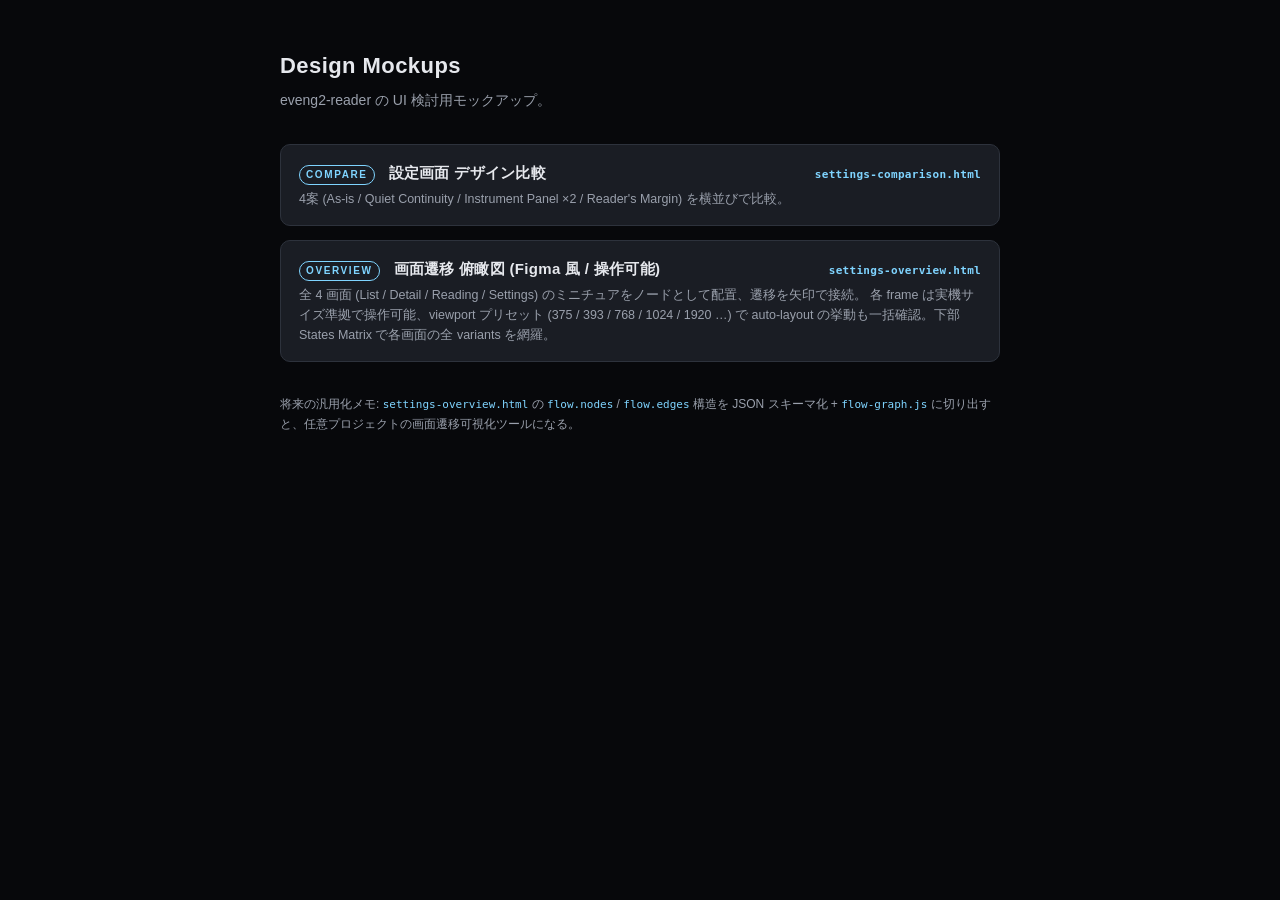
<file: design/design-mockup/templates/index.html>
<!doctype html>
<html lang="ja">
<head>
  <meta charset="utf-8" />
  <meta name="viewport" content="width=device-width, initial-scale=1" />
  <title>Design Mockups · eveng2-reader</title>
  <style>
    :root {
      --bg: #0f1115;
      --surface: #1a1d24;
      --border: #2d323c;
      --text: #e6e8ed;
      --text-dim: #9aa0ac;
      --accent: #7fd4ff;
      --mono: ui-monospace, "SF Mono", "JetBrains Mono", Menlo, monospace;
    }
    * { box-sizing: border-box; margin: 0; }
    body {
      background: #07080b;
      color: var(--text);
      font-family:
        -apple-system, BlinkMacSystemFont, "Hiragino Sans", "Yu Gothic", "Noto Sans JP",
        "Segoe UI", Roboto, sans-serif;
      font-size: 14px;
      line-height: 1.6;
      padding: 48px 16px 64px;
    }
    .page { max-width: 720px; margin: 0 auto; }
    h1 {
      font-size: 22px;
      letter-spacing: 0.02em;
      margin-bottom: 6px;
    }
    .lead {
      color: var(--text-dim);
      margin-bottom: 32px;
    }
    .list {
      display: flex;
      flex-direction: column;
      gap: 14px;
    }
    .item {
      display: block;
      padding: 16px 18px;
      background: var(--surface);
      border: 1px solid var(--border);
      border-radius: 10px;
      text-decoration: none;
      color: var(--text);
      transition: border-color 0.15s, transform 0.15s;
    }
    .item:hover {
      border-color: var(--accent);
      transform: translateY(-1px);
    }
    .item h2 {
      font-size: 15px;
      letter-spacing: 0.02em;
      display: flex;
      align-items: baseline;
      gap: 8px;
      margin-bottom: 4px;
    }
    .item .file {
      font-family: var(--mono);
      font-size: 11px;
      color: var(--accent);
      margin-left: auto;
    }
    .item p {
      color: var(--text-dim);
      font-size: 12.5px;
    }
    .item .badge {
      display: inline-block;
      font-size: 10px;
      letter-spacing: 0.16em;
      text-transform: uppercase;
      color: var(--accent);
      border: 1px solid var(--accent);
      padding: 1px 6px;
      border-radius: 999px;
      margin-right: 6px;
    }
  </style>
</head>
<body>
  <div class="page">
    <h1>Design Mockups</h1>
    <p class="lead">eveng2-reader の UI 検討用モックアップ。</p>

    <div class="list">
      <a class="item" href="./settings-comparison.html">
        <h2>
          <span class="badge">compare</span>
          設定画面 デザイン比較
          <span class="file">settings-comparison.html</span>
        </h2>
        <p>4案 (As-is / Quiet Continuity / Instrument Panel ×2 / Reader's Margin) を横並びで比較。</p>
      </a>

      <a class="item" href="./settings-overview.html">
        <h2>
          <span class="badge">overview</span>
          画面遷移 俯瞰図 (Figma 風 / 操作可能)
          <span class="file">settings-overview.html</span>
        </h2>
        <p>
          全 4 画面 (List / Detail / Reading / Settings) のミニチュアをノードとして配置、遷移を矢印で接続。
          各 frame は実機サイズ準拠で操作可能、viewport プリセット (375 / 393 / 768 / 1024 / 1920 …) で
          auto-layout の挙動も一括確認。下部 States Matrix で各画面の全 variants を網羅。
        </p>
      </a>
    </div>

    <p style="margin-top:32px; color:var(--text-dim); font-size:12px; line-height:1.7;">
      将来の汎用化メモ: <code style="font-family:var(--mono); color:var(--accent); font-size:11px;">settings-overview.html</code>
      の <code style="font-family:var(--mono); color:var(--accent); font-size:11px;">flow.nodes</code> /
      <code style="font-family:var(--mono); color:var(--accent); font-size:11px;">flow.edges</code> 構造を
      JSON スキーマ化 + <code style="font-family:var(--mono); color:var(--accent); font-size:11px;">flow-graph.js</code>
      に切り出すと、任意プロジェクトの画面遷移可視化ツールになる。
    </p>
  </div>
</body>
</html>
</file>
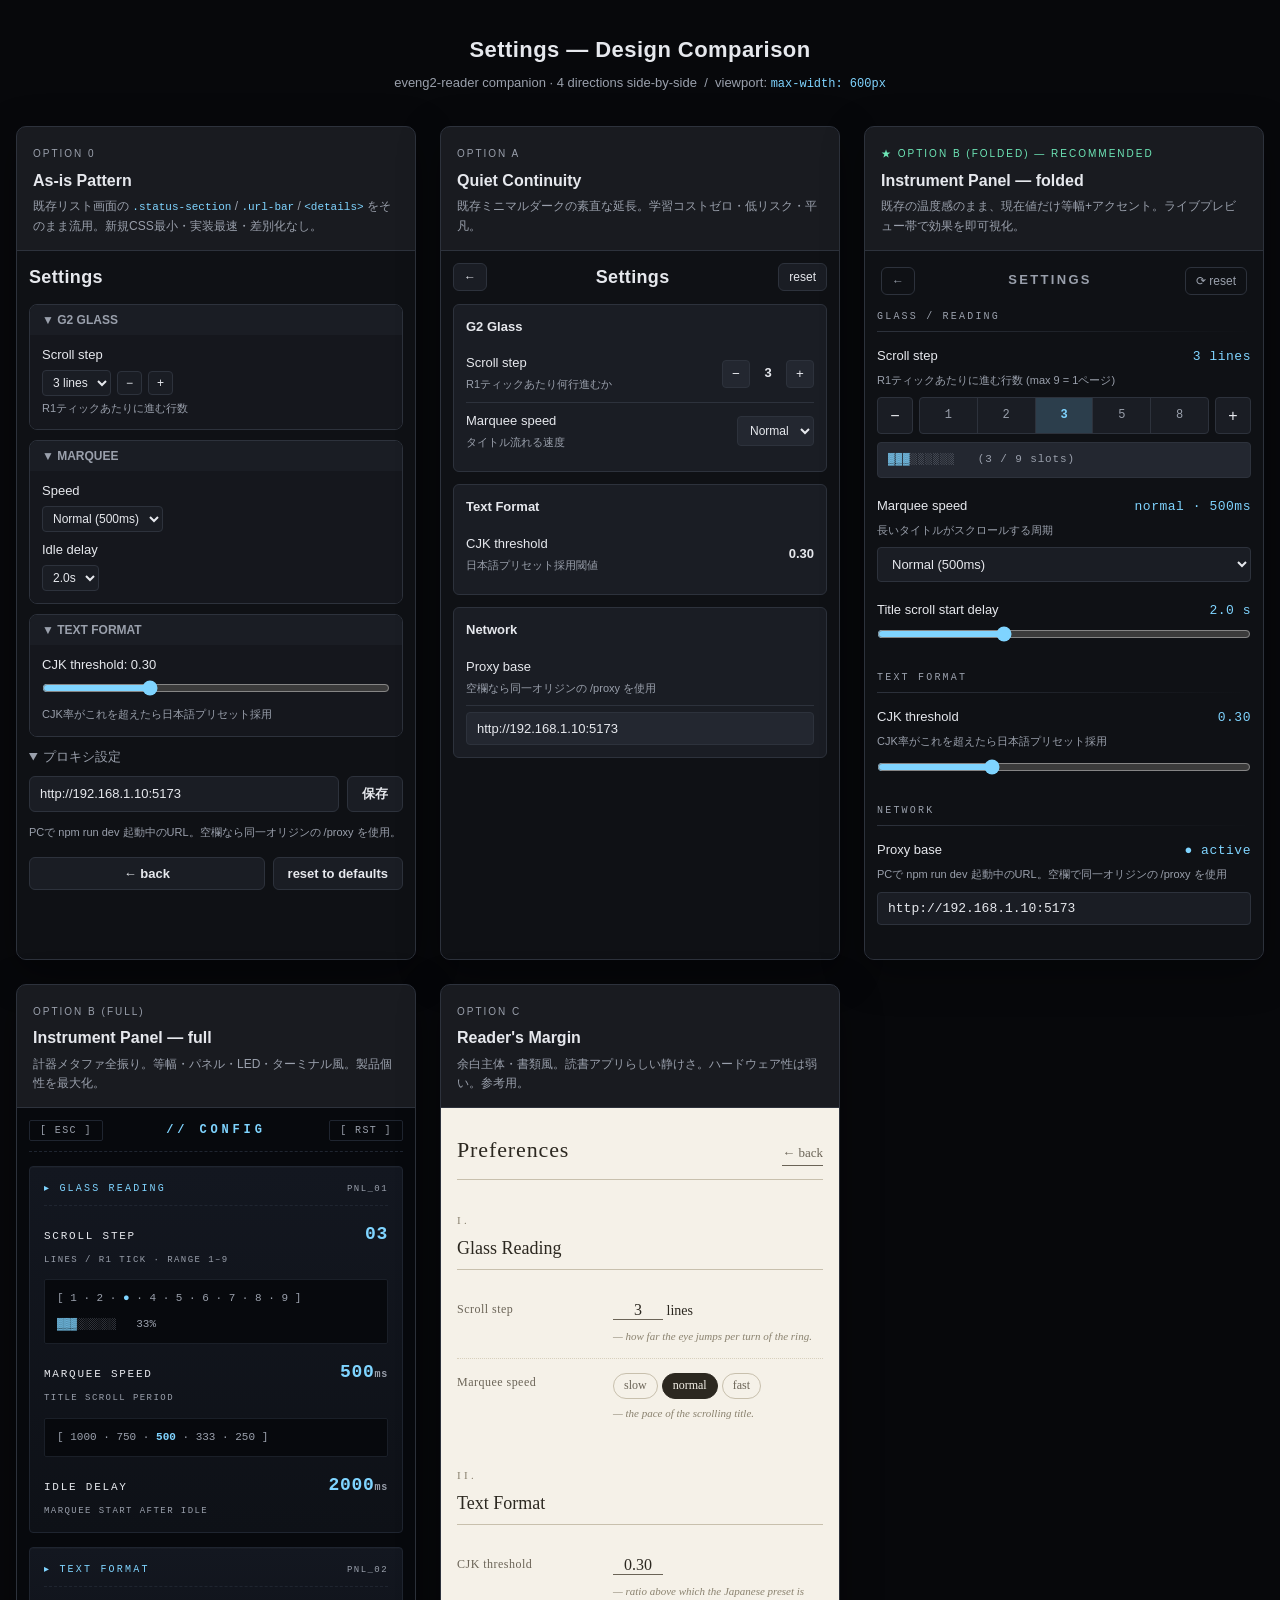
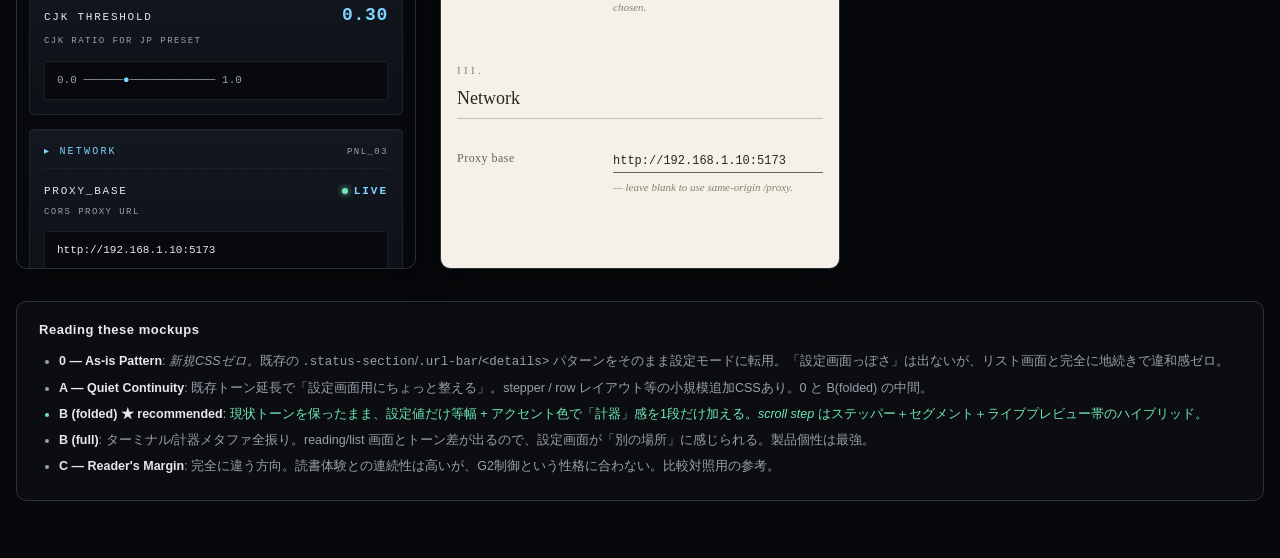
<file: design/design-mockup/examples/eveng2-reader-settings/comparison.html>
<!doctype html>
<html lang="ja">
<head>
  <meta charset="utf-8" />
  <meta name="viewport" content="width=device-width, initial-scale=1" />
  <title>Settings — Design Comparison · eveng2-reader</title>
  <style>
    /* ------------------------------------------------------------------
       App base tokens (現行 src/styles.css の :root を踏襲)
       ------------------------------------------------------------------ */
    :root {
      --bg: #0f1115;
      --surface: #1a1d24;
      --surface-2: #232730;
      --border: #2d323c;
      --text: #e6e8ed;
      --text-dim: #9aa0ac;
      --accent: #7fd4ff;
      --ok: #6ee7b7;
      --warn: #fbbf24;
      --err: #fb7185;
      --mono: ui-monospace, "SF Mono", "JetBrains Mono", Menlo, Consolas, monospace;
      --sans:
        -apple-system, BlinkMacSystemFont, "Hiragino Sans", "Yu Gothic",
        "Noto Sans JP", "Segoe UI", Roboto, sans-serif;
    }

    * { box-sizing: border-box; margin: 0; padding: 0; }

    html, body {
      background: #07080b;
      color: var(--text);
      font-family: var(--sans);
      font-size: 14px;
      line-height: 1.6;
      min-height: 100%;
    }

    body { padding: 32px 16px 64px; }

    .page { max-width: 1480px; margin: 0 auto; }

    .page-header { text-align: center; margin-bottom: 32px; }
    .page-header h1 {
      font-size: 22px;
      font-weight: 600;
      letter-spacing: 0.02em;
    }
    .page-header p {
      color: var(--text-dim);
      font-size: 13px;
      margin-top: 6px;
    }
    .page-header code {
      font-family: var(--mono);
      font-size: 12px;
      color: var(--accent);
    }

    .compare-grid {
      display: grid;
      grid-template-columns: repeat(auto-fit, minmax(340px, 1fr));
      gap: 24px;
    }

    /* ------------------------------------------------------------------
       Card frame (各案の「額縁」)
       ------------------------------------------------------------------ */
    .design {
      display: flex;
      flex-direction: column;
      background: #14161c;
      border: 1px solid var(--border);
      border-radius: 10px;
      overflow: hidden;
      box-shadow: 0 12px 40px rgba(0, 0, 0, 0.35);
    }
    .design-meta {
      padding: 14px 16px;
      border-bottom: 1px solid var(--border);
      background: rgba(255, 255, 255, 0.02);
    }
    .design-meta .tag {
      font-size: 10px;
      letter-spacing: 0.2em;
      text-transform: uppercase;
      color: var(--text-dim);
      display: inline-flex;
      gap: 6px;
      align-items: center;
    }
    .design-meta .tag.recommend { color: var(--ok); }
    .design-meta h2 {
      font-size: 16px;
      font-weight: 600;
      margin-top: 4px;
    }
    .design-meta .desc {
      color: var(--text-dim);
      font-size: 12px;
      margin-top: 4px;
    }
    .design-frame {
      padding: 12px;
      max-height: 760px;
      overflow-y: auto;
      flex: 1;
      background: var(--bg);
    }

    /* settings画面共通の枠 (現行 #app に相当) */
    .settings-app {
      max-width: 600px;
      margin: 0 auto;
    }

    /* ===================================================================
       Option 0: As-is Pattern (現状の見た目を最小限の差分で再現)
       現状の .status-section / .url-bar / .toolbar / <details> を
       そのまま設定画面に流用したケース。
       =================================================================== */
    .design-asis .app-header h1 {
      font-size: 18px;
      letter-spacing: 0.02em;
      margin-bottom: 12px;
    }
    .design-asis .url-bar {
      display: flex;
      gap: 8px;
      margin-bottom: 12px;
    }
    .design-asis .url-bar input[type="url"],
    .design-asis .url-bar input[type="text"],
    .design-asis .url-bar input[type="number"] {
      flex: 1;
      min-width: 0;
      padding: 8px 10px;
      background: var(--surface);
      border: 1px solid var(--border);
      border-radius: 6px;
      color: var(--text);
      font-size: 13px;
    }
    .design-asis .url-bar button {
      flex-shrink: 0;
      padding: 8px 14px;
      background: var(--accent);
      color: #0f1115;
      border: none;
      border-radius: 6px;
      font-weight: 600;
      font-size: 13px;
      cursor: pointer;
    }
    .design-asis .url-bar button.secondary {
      background: var(--surface);
      color: var(--text);
      border: 1px solid var(--border);
    }
    .design-asis .icon-btn {
      display: flex;
      align-items: center;
      justify-content: center;
      padding: 6px;
      background: var(--surface);
      border: 1px solid var(--border);
      color: var(--text);
    }
    .design-asis .toolbar { margin-bottom: 8px; }
    .design-asis .toolbar-row {
      display: flex;
      gap: 6px;
      align-items: center;
      flex-wrap: wrap;
    }
    .design-asis .toolbar-row select {
      padding: 4px 6px;
      background: var(--surface);
      border: 1px solid var(--border);
      border-radius: 4px;
      color: var(--text);
      font-size: 12px;
    }
    .design-asis .sort-btn {
      padding: 4px 8px;
      background: var(--surface);
      border: 1px solid var(--border);
      border-radius: 4px;
      color: var(--text);
      font-size: 12px;
      cursor: pointer;
    }
    .design-asis .status-section {
      margin-bottom: 10px;
      border: 1px solid var(--border);
      border-radius: 8px;
      overflow: hidden;
    }
    .design-asis .section-header {
      display: block;
      width: 100%;
      padding: 8px 12px;
      background: var(--surface);
      border: none;
      color: var(--text-dim);
      font-size: 12px;
      font-weight: 600;
      cursor: pointer;
      text-align: left;
    }
    .design-asis .section-body {
      padding: 10px 12px 12px;
      background: color-mix(in srgb, var(--surface) 50%, var(--bg));
    }
    .design-asis .section-body label {
      display: block;
      font-size: 13px;
      margin-bottom: 4px;
      color: var(--text);
    }
    .design-asis .hint {
      color: var(--text-dim);
      font-size: 11px;
      margin-top: 4px;
    }
    .design-asis details.proxy-settings {
      margin-bottom: 12px;
      font-size: 13px;
      color: var(--text-dim);
    }
    .design-asis details.proxy-settings summary { cursor: pointer; }

    /* ===================================================================
       Option A: Quiet Continuity
       (現状の .section / .toolbar / .url-bar 流儀をそのまま使う)
       =================================================================== */
    .design-a .app-header {
      display: flex;
      justify-content: space-between;
      align-items: center;
      margin-bottom: 12px;
    }
    .design-a .app-header h1 {
      font-size: 18px;
      letter-spacing: 0.02em;
    }
    .design-a .icon-btn {
      background: var(--surface);
      border: 1px solid var(--border);
      color: var(--text);
      padding: 6px 10px;
      border-radius: 6px;
      font-size: 12px;
      cursor: pointer;
    }
    .design-a .section {
      background: var(--surface);
      border: 1px solid var(--border);
      border-radius: 6px;
      padding: 12px;
      margin-bottom: 12px;
    }
    .design-a .section-title {
      font-size: 13px;
      font-weight: 600;
      margin-bottom: 8px;
      color: var(--text);
    }
    .design-a .row {
      display: flex;
      justify-content: space-between;
      align-items: center;
      gap: 12px;
      padding: 8px 0;
      border-bottom: 1px solid var(--border);
    }
    .design-a .row:last-child { border-bottom: none; }
    .design-a .row-label { font-size: 13px; }
    .design-a .row-hint {
      color: var(--text-dim);
      font-size: 11px;
      margin-top: 2px;
    }
    .design-a .stepper {
      display: inline-flex;
      align-items: center;
      gap: 6px;
    }
    .design-a .stepper button {
      width: 28px;
      height: 28px;
      background: var(--surface-2);
      border: 1px solid var(--border);
      color: var(--text);
      border-radius: 4px;
      cursor: pointer;
    }
    .design-a .stepper .value {
      min-width: 24px;
      text-align: center;
      font-weight: 600;
      font-size: 13px;
    }
    .design-a select {
      background: var(--surface-2);
      color: var(--text);
      border: 1px solid var(--border);
      padding: 6px 8px;
      border-radius: 4px;
      font-size: 12px;
    }
    .design-a input[type="url"] {
      width: 100%;
      background: var(--surface-2);
      border: 1px solid var(--border);
      color: var(--text);
      padding: 8px 10px;
      border-radius: 4px;
      font-size: 13px;
      margin-top: 6px;
    }

    /* ===================================================================
       Option B (folded) -- ★ recommended
       現状の温度感 + 計器要素を控えめに導入
       =================================================================== */
    .design-bh .topbar {
      display: grid;
      grid-template-columns: auto 1fr auto;
      align-items: center;
      gap: 12px;
      padding: 4px 4px 14px;
    }
    .design-bh .topbar h1 {
      font-size: 13px;
      font-weight: 600;
      letter-spacing: 0.18em;
      text-transform: uppercase;
      color: var(--text-dim);
      text-align: center;
    }
    .design-bh .ghost-btn {
      background: transparent;
      border: 1px solid var(--border);
      color: var(--text-dim);
      padding: 6px 10px;
      border-radius: 6px;
      font-size: 12px;
      cursor: pointer;
    }
    .design-bh .group { margin-bottom: 22px; }
    .design-bh .group-title {
      font-family: var(--mono);
      font-size: 10px;
      letter-spacing: 0.22em;
      text-transform: uppercase;
      color: var(--text-dim);
      margin-bottom: 6px;
    }
    .design-bh .group-rule {
      height: 1px;
      background: linear-gradient(to right, var(--border), transparent);
      margin-bottom: 14px;
    }
    .design-bh .setting { margin-bottom: 18px; }
    .design-bh .setting:last-child { margin-bottom: 0; }
    .design-bh .setting-head {
      display: flex;
      justify-content: space-between;
      align-items: baseline;
      margin-bottom: 4px;
    }
    .design-bh .setting-label {
      font-size: 13px;
      font-weight: 500;
    }
    .design-bh .setting-value {
      font-family: var(--mono);
      font-size: 13px;
      color: var(--accent);
      letter-spacing: 0.04em;
    }
    .design-bh .setting-hint {
      color: var(--text-dim);
      font-size: 11px;
      margin-bottom: 8px;
    }
    .design-bh .stepper-row {
      display: flex;
      gap: 6px;
      align-items: stretch;
      margin-bottom: 8px;
    }
    .design-bh .stepper-btn {
      width: 36px;
      background: var(--surface);
      border: 1px solid var(--border);
      color: var(--text);
      border-radius: 4px;
      cursor: pointer;
      font-size: 16px;
      line-height: 1;
    }
    .design-bh .segments {
      display: flex;
      flex: 1;
      background: var(--surface);
      border: 1px solid var(--border);
      border-radius: 4px;
      overflow: hidden;
    }
    .design-bh .seg {
      flex: 1;
      padding: 8px 0;
      text-align: center;
      font-family: var(--mono);
      font-size: 12px;
      cursor: pointer;
      color: var(--text-dim);
      border-right: 1px solid var(--border);
      transition: background 120ms ease, color 120ms ease;
    }
    .design-bh .seg:last-child { border-right: none; }
    .design-bh .seg:hover { color: var(--text); }
    .design-bh .seg.active {
      background: color-mix(in srgb, var(--accent) 18%, transparent);
      color: var(--accent);
      font-weight: 600;
    }
    .design-bh .preview-bar {
      background: var(--surface-2);
      border: 1px solid var(--border);
      border-radius: 4px;
      padding: 8px 10px;
      font-family: var(--mono);
      font-size: 11px;
      color: var(--text-dim);
      letter-spacing: 0.08em;
    }
    .design-bh .preview-bar .filled { color: var(--accent); }
    .design-bh select.input,
    .design-bh input.input {
      width: 100%;
      background: var(--surface);
      border: 1px solid var(--border);
      color: var(--text);
      padding: 8px 10px;
      border-radius: 4px;
      font-size: 13px;
    }
    .design-bh input.input.mono { font-family: var(--mono); }
    .design-bh input[type="range"].slider {
      width: 100%;
      accent-color: var(--accent);
    }

    /* ===================================================================
       Option B (full): Instrument Panel
       =================================================================== */
    .design-bf .design-frame { background: #07090d; }
    .design-bf .console {
      font-family: var(--mono);
      color: var(--text);
    }
    .design-bf .console-head {
      display: grid;
      grid-template-columns: auto 1fr auto;
      align-items: center;
      gap: 12px;
      margin-bottom: 14px;
      padding-bottom: 10px;
      border-bottom: 1px dashed #1f2530;
    }
    .design-bf .console-head h1 {
      font-size: 12px;
      letter-spacing: 0.32em;
      color: var(--accent);
      text-align: center;
    }
    .design-bf .term-btn {
      background: transparent;
      border: 1px solid #1f2530;
      color: var(--text-dim);
      padding: 4px 10px;
      font-family: var(--mono);
      font-size: 10px;
      letter-spacing: 0.14em;
      border-radius: 2px;
      cursor: pointer;
    }
    .design-bf .term-btn:hover { color: var(--accent); border-color: var(--accent); }
    .design-bf .panel {
      background:
        linear-gradient(180deg, #131720 0%, #0e1117 100%);
      border: 1px solid #1f2530;
      border-radius: 4px;
      padding: 14px;
      margin-bottom: 14px;
      box-shadow: inset 0 1px 0 rgba(255, 255, 255, 0.02);
    }
    .design-bf .panel-head {
      display: flex;
      justify-content: space-between;
      align-items: center;
      margin-bottom: 14px;
      padding-bottom: 8px;
      border-bottom: 1px dashed #1f2530;
    }
    .design-bf .panel-name {
      font-size: 10px;
      letter-spacing: 0.22em;
      color: var(--accent);
      text-transform: uppercase;
    }
    .design-bf .panel-id {
      font-size: 9px;
      color: var(--text-dim);
      letter-spacing: 0.16em;
    }
    .design-bf .knob {
      display: grid;
      grid-template-columns: 1fr auto;
      gap: 4px 12px;
      align-items: baseline;
      margin-bottom: 14px;
    }
    .design-bf .knob:last-child { margin-bottom: 0; }
    .design-bf .knob-label {
      font-size: 11px;
      letter-spacing: 0.16em;
      text-transform: uppercase;
      color: var(--text);
    }
    .design-bf .knob-value {
      font-size: 18px;
      color: var(--accent);
      font-weight: 600;
      letter-spacing: 0.04em;
    }
    .design-bf .knob-meta {
      grid-column: 1 / -1;
      font-size: 9px;
      color: var(--text-dim);
      letter-spacing: 0.16em;
      text-transform: uppercase;
    }
    .design-bf .dial {
      grid-column: 1 / -1;
      background: #07090d;
      border: 1px solid #1a1f28;
      border-radius: 2px;
      padding: 10px 12px;
      margin-top: 8px;
      font-size: 11px;
      color: var(--text-dim);
    }
    .design-bf .dial .marker {
      color: var(--accent);
      font-weight: 600;
    }
    .design-bf .dial .filled { color: var(--accent); }
    .design-bf .led {
      display: inline-block;
      width: 6px;
      height: 6px;
      border-radius: 50%;
      background: var(--ok);
      box-shadow: 0 0 6px var(--ok);
      margin-right: 6px;
      vertical-align: middle;
    }

    /* ===================================================================
       Option C: Reader's Margin
       =================================================================== */
    .design-c .design-frame { background: #f5f1e8; padding: 24px 16px 32px; }
    .design-c .doc {
      max-width: 480px;
      margin: 0 auto;
      font-family: Georgia, "Hiragino Mincho ProN", "Yu Mincho", "Noto Serif JP", serif;
      color: #2c2820;
    }
    .design-c .doc-head {
      display: flex;
      justify-content: space-between;
      align-items: baseline;
      margin-bottom: 32px;
      padding-bottom: 12px;
      border-bottom: 1px solid #c8c0ad;
    }
    .design-c .doc-head h1 {
      font-weight: 400;
      font-size: 22px;
      letter-spacing: 0.04em;
    }
    .design-c .doc-head a {
      color: #6b6457;
      text-decoration: none;
      font-size: 13px;
      border-bottom: 1px solid #6b6457;
      padding-bottom: 1px;
    }
    .design-c .chapter { margin-bottom: 32px; }
    .design-c .chapter-no {
      font-family: Georgia, serif;
      font-size: 11px;
      letter-spacing: 0.3em;
      color: #8a826f;
      text-transform: uppercase;
      margin-bottom: 4px;
    }
    .design-c .chapter-title {
      font-size: 18px;
      font-weight: 400;
      border-bottom: 1px solid #c8c0ad;
      padding-bottom: 6px;
      margin-bottom: 16px;
    }
    .design-c .field {
      display: grid;
      grid-template-columns: 140px 1fr;
      gap: 16px;
      padding: 14px 0;
      border-bottom: 1px dotted #d8d0bd;
    }
    .design-c .field:last-child { border-bottom: none; }
    .design-c .field-name {
      font-size: 12px;
      color: #6b6457;
      letter-spacing: 0.04em;
    }
    .design-c .field-control { font-size: 14px; }
    .design-c .marginalia {
      font-size: 11px;
      color: #8a826f;
      font-style: italic;
      margin-top: 6px;
      line-height: 1.5;
    }
    .design-c .num-input {
      background: transparent;
      border: none;
      border-bottom: 1px solid #6b6457;
      color: #2c2820;
      font-family: inherit;
      font-size: 16px;
      width: 50px;
      text-align: center;
      padding: 0 4px;
    }
    .design-c .text-input-c {
      background: transparent;
      border: none;
      border-bottom: 1px solid #6b6457;
      color: #2c2820;
      font-family: ui-monospace, monospace;
      font-size: 12px;
      padding: 4px 0;
      width: 100%;
    }
    .design-c .pill {
      display: inline-block;
      padding: 2px 10px;
      border: 1px solid #c8c0ad;
      border-radius: 999px;
      font-size: 12px;
      color: #6b6457;
      margin-right: 4px;
      cursor: pointer;
    }
    .design-c .pill.active {
      background: #2c2820;
      color: #f5f1e8;
      border-color: #2c2820;
    }

    /* ------------------------------------------------------------------
       Notes
       ------------------------------------------------------------------ */
    .notes {
      margin-top: 32px;
      padding: 18px 22px;
      background: rgba(255, 255, 255, 0.02);
      border: 1px solid var(--border);
      border-radius: 10px;
      font-size: 12.5px;
      color: var(--text-dim);
    }
    .notes h3 {
      color: var(--text);
      font-size: 13px;
      margin-bottom: 10px;
      letter-spacing: 0.04em;
    }
    .notes ul { padding-left: 20px; }
    .notes li { margin-bottom: 6px; }
    .notes strong { color: var(--text); font-weight: 600; }
    .notes .ok { color: var(--ok); }
  </style>
</head>
<body>
  <div class="page">
    <header class="page-header">
      <h1>Settings — Design Comparison</h1>
      <p>
        eveng2-reader companion · 4 directions side-by-side
        &nbsp;/&nbsp; viewport: <code>max-width: 600px</code>
      </p>
    </header>

    <section class="compare-grid">
      <!-- =====================================================
           0. As-is Pattern (現状の見た目をそのまま設定モードに)
           ===================================================== -->
      <article class="design design-asis">
        <div class="design-meta">
          <div class="tag">Option 0</div>
          <h2>As-is Pattern</h2>
          <div class="desc">
            既存リスト画面の <code style="font-family:var(--mono);font-size:11px;color:var(--accent);">.status-section</code>
            / <code style="font-family:var(--mono);font-size:11px;color:var(--accent);">.url-bar</code>
            / <code style="font-family:var(--mono);font-size:11px;color:var(--accent);">&lt;details&gt;</code>
            をそのまま流用。新規CSS最小・実装最速・差別化なし。
          </div>
        </div>
        <div class="design-frame">
          <div class="settings-app">
            <header class="app-header">
              <h1>Settings</h1>
            </header>

            <!-- 既存 status-section パターンで「グループ」を表現 -->
            <div class="status-section reading">
              <button class="section-header">▼ G2 GLASS</button>
              <div class="section-body">
                <label>Scroll step</label>
                <div class="toolbar-row">
                  <select>
                    <option>1 line</option>
                    <option>2 lines</option>
                    <option selected>3 lines</option>
                    <option>5 lines</option>
                    <option>8 lines</option>
                  </select>
                  <button class="sort-btn">−</button>
                  <button class="sort-btn">+</button>
                </div>
                <div class="hint">R1ティックあたりに進む行数</div>
              </div>
            </div>

            <div class="status-section">
              <button class="section-header">▼ MARQUEE</button>
              <div class="section-body">
                <label>Speed</label>
                <div class="toolbar-row">
                  <select>
                    <option>Slow (1000ms)</option>
                    <option selected>Normal (500ms)</option>
                    <option>Fast (250ms)</option>
                  </select>
                </div>
                <label style="margin-top:8px;">Idle delay</label>
                <div class="toolbar-row">
                  <select>
                    <option>1.0s</option>
                    <option selected>2.0s</option>
                    <option>3.0s</option>
                    <option>5.0s</option>
                  </select>
                </div>
              </div>
            </div>

            <div class="status-section">
              <button class="section-header">▼ TEXT FORMAT</button>
              <div class="section-body">
                <label>CJK threshold: 0.30</label>
                <input type="range" min="0" max="1" step="0.05" value="0.3" style="width:100%;accent-color:var(--accent);" />
                <div class="hint">CJK率がこれを超えたら日本語プリセット採用</div>
              </div>
            </div>

            <!-- 既存の <details proxy-settings> をそのまま流用 -->
            <details class="proxy-settings" open>
              <summary>プロキシ設定</summary>
              <div class="url-bar" style="margin-top:8px;">
                <input type="url" placeholder="http://192.168.x.x:5173" value="http://192.168.1.10:5173" />
                <button class="secondary">保存</button>
              </div>
              <div class="hint">PCで npm run dev 起動中のURL。空欄なら同一オリジンの /proxy を使用。</div>
            </details>

            <div class="url-bar" style="margin-top:16px;">
              <button class="secondary" style="flex:1;">← back</button>
              <button class="secondary">reset to defaults</button>
            </div>
          </div>
        </div>
      </article>

      <!-- =====================================================
           A. Quiet Continuity
           ===================================================== -->
      <article class="design design-a">
        <div class="design-meta">
          <div class="tag">Option A</div>
          <h2>Quiet Continuity</h2>
          <div class="desc">既存ミニマルダークの素直な延長。学習コストゼロ・低リスク・平凡。</div>
        </div>
        <div class="design-frame">
          <div class="settings-app">
            <header class="app-header">
              <button class="icon-btn">←</button>
              <h1>Settings</h1>
              <button class="icon-btn">reset</button>
            </header>

            <div class="section">
              <div class="section-title">G2 Glass</div>
              <div class="row">
                <div>
                  <div class="row-label">Scroll step</div>
                  <div class="row-hint">R1ティックあたり何行進むか</div>
                </div>
                <div class="stepper">
                  <button>−</button>
                  <span class="value">3</span>
                  <button>+</button>
                </div>
              </div>
              <div class="row">
                <div>
                  <div class="row-label">Marquee speed</div>
                  <div class="row-hint">タイトル流れる速度</div>
                </div>
                <select>
                  <option>Slow</option>
                  <option selected>Normal</option>
                  <option>Fast</option>
                </select>
              </div>
            </div>

            <div class="section">
              <div class="section-title">Text Format</div>
              <div class="row">
                <div>
                  <div class="row-label">CJK threshold</div>
                  <div class="row-hint">日本語プリセット採用閾値</div>
                </div>
                <div class="stepper">
                  <span class="value">0.30</span>
                </div>
              </div>
            </div>

            <div class="section">
              <div class="section-title">Network</div>
              <div class="row">
                <div style="flex:1;">
                  <div class="row-label">Proxy base</div>
                  <div class="row-hint">空欄なら同一オリジンの /proxy を使用</div>
                </div>
              </div>
              <input type="url" value="http://192.168.1.10:5173" />
            </div>
          </div>
        </div>
      </article>

      <!-- =====================================================
           B (folded). Instrument Panel — folded ★recommended
           ===================================================== -->
      <article class="design design-bh">
        <div class="design-meta">
          <div class="tag recommend">★ Option B (folded) — recommended</div>
          <h2>Instrument Panel — folded</h2>
          <div class="desc">既存の温度感のまま、現在値だけ等幅+アクセント。ライブプレビュー帯で効果を即可視化。</div>
        </div>
        <div class="design-frame">
          <div class="settings-app">
            <header class="topbar">
              <button class="ghost-btn">←</button>
              <h1>Settings</h1>
              <button class="ghost-btn">⟳ reset</button>
            </header>

            <section class="group">
              <div class="group-title">Glass / Reading</div>
              <div class="group-rule"></div>

              <div class="setting">
                <div class="setting-head">
                  <span class="setting-label">Scroll step</span>
                  <span class="setting-value">3 lines</span>
                </div>
                <div class="setting-hint">R1ティックあたりに進む行数 (max 9 = 1ページ)</div>
                <div class="stepper-row">
                  <button class="stepper-btn">−</button>
                  <div class="segments">
                    <div class="seg">1</div>
                    <div class="seg">2</div>
                    <div class="seg active">3</div>
                    <div class="seg">5</div>
                    <div class="seg">8</div>
                  </div>
                  <button class="stepper-btn">+</button>
                </div>
                <div class="preview-bar">
                  <span class="filled">▓▓▓</span>░░░░░░ &nbsp; (3 / 9 slots)
                </div>
              </div>

              <div class="setting">
                <div class="setting-head">
                  <span class="setting-label">Marquee speed</span>
                  <span class="setting-value">normal · 500ms</span>
                </div>
                <div class="setting-hint">長いタイトルがスクロールする周期</div>
                <select class="input">
                  <option>Slow (1000ms)</option>
                  <option selected>Normal (500ms)</option>
                  <option>Fast (250ms)</option>
                </select>
              </div>

              <div class="setting">
                <div class="setting-head">
                  <span class="setting-label">Title scroll start delay</span>
                  <span class="setting-value">2.0 s</span>
                </div>
                <input type="range" min="500" max="5000" step="500" value="2000" class="slider" />
              </div>
            </section>

            <section class="group">
              <div class="group-title">Text Format</div>
              <div class="group-rule"></div>

              <div class="setting">
                <div class="setting-head">
                  <span class="setting-label">CJK threshold</span>
                  <span class="setting-value">0.30</span>
                </div>
                <div class="setting-hint">CJK率がこれを超えたら日本語プリセット採用</div>
                <input type="range" min="0" max="1" step="0.05" value="0.3" class="slider" />
              </div>
            </section>

            <section class="group">
              <div class="group-title">Network</div>
              <div class="group-rule"></div>

              <div class="setting">
                <div class="setting-head">
                  <span class="setting-label">Proxy base</span>
                  <span class="setting-value">●&nbsp;active</span>
                </div>
                <div class="setting-hint">PCで npm run dev 起動中のURL。空欄で同一オリジンの /proxy を使用</div>
                <input type="url" class="input mono" value="http://192.168.1.10:5173" />
              </div>
            </section>
          </div>
        </div>
      </article>

      <!-- =====================================================
           B (full). Instrument Panel — full
           ===================================================== -->
      <article class="design design-bf">
        <div class="design-meta">
          <div class="tag">Option B (full)</div>
          <h2>Instrument Panel — full</h2>
          <div class="desc">計器メタファ全振り。等幅・パネル・LED・ターミナル風。製品個性を最大化。</div>
        </div>
        <div class="design-frame">
          <div class="settings-app console">
            <header class="console-head">
              <button class="term-btn">[ ESC ]</button>
              <h1>// CONFIG</h1>
              <button class="term-btn">[ RST ]</button>
            </header>

            <div class="panel">
              <div class="panel-head">
                <div class="panel-name">▸ Glass Reading</div>
                <div class="panel-id">PNL_01</div>
              </div>

              <div class="knob">
                <div class="knob-label">Scroll step</div>
                <div class="knob-value">03</div>
                <div class="knob-meta">lines / R1 tick · range 1–9</div>
                <div class="dial">
                  <div>[ 1 · 2 · <span class="marker">●</span> · 4 · 5 · 6 · 7 · 8 · 9 ]</div>
                  <div style="margin-top:8px;">
                    <span class="filled">▓▓▓</span>░░░░░░ &nbsp; 33%
                  </div>
                </div>
              </div>

              <div class="knob">
                <div class="knob-label">Marquee speed</div>
                <div class="knob-value">500<span style="font-size:10px;color:var(--text-dim);">ms</span></div>
                <div class="knob-meta">title scroll period</div>
                <div class="dial">
                  <div>[ 1000 · 750 · <span class="marker">500</span> · 333 · 250 ]</div>
                </div>
              </div>

              <div class="knob">
                <div class="knob-label">Idle delay</div>
                <div class="knob-value">2000<span style="font-size:10px;color:var(--text-dim);">ms</span></div>
                <div class="knob-meta">marquee start after idle</div>
              </div>
            </div>

            <div class="panel">
              <div class="panel-head">
                <div class="panel-name">▸ Text Format</div>
                <div class="panel-id">PNL_02</div>
              </div>
              <div class="knob">
                <div class="knob-label">CJK threshold</div>
                <div class="knob-value">0.30</div>
                <div class="knob-meta">cjk ratio for jp preset</div>
                <div class="dial">
                  <div>0.0 ──────<span class="marker">●</span>───────────── 1.0</div>
                </div>
              </div>
            </div>

            <div class="panel">
              <div class="panel-head">
                <div class="panel-name">▸ Network</div>
                <div class="panel-id">PNL_03</div>
              </div>
              <div class="knob">
                <div class="knob-label">Proxy_base</div>
                <div class="knob-value" style="font-size:11px;letter-spacing:0.18em;">
                  <span class="led"></span>LIVE
                </div>
                <div class="knob-meta">cors proxy url</div>
                <div class="dial" style="color:var(--text);">
                  http://192.168.1.10:5173
                </div>
              </div>
            </div>
          </div>
        </div>
      </article>

      <!-- =====================================================
           C. Reader's Margin
           ===================================================== -->
      <article class="design design-c">
        <div class="design-meta">
          <div class="tag">Option C</div>
          <h2>Reader's Margin</h2>
          <div class="desc">余白主体・書類風。読書アプリらしい静けさ。ハードウェア性は弱い。参考用。</div>
        </div>
        <div class="design-frame">
          <div class="doc">
            <header class="doc-head">
              <h1>Preferences</h1>
              <a href="#">← back</a>
            </header>

            <section class="chapter">
              <div class="chapter-no">I.</div>
              <div class="chapter-title">Glass Reading</div>

              <div class="field">
                <div class="field-name">Scroll step</div>
                <div class="field-control">
                  <input class="num-input" value="3" /> lines
                  <div class="marginalia">— how far the eye jumps per turn of the ring.</div>
                </div>
              </div>

              <div class="field">
                <div class="field-name">Marquee speed</div>
                <div class="field-control">
                  <span class="pill">slow</span><span class="pill active">normal</span><span class="pill">fast</span>
                  <div class="marginalia">— the pace of the scrolling title.</div>
                </div>
              </div>
            </section>

            <section class="chapter">
              <div class="chapter-no">II.</div>
              <div class="chapter-title">Text Format</div>

              <div class="field">
                <div class="field-name">CJK threshold</div>
                <div class="field-control">
                  <input class="num-input" value="0.30" />
                  <div class="marginalia">— ratio above which the Japanese preset is chosen.</div>
                </div>
              </div>
            </section>

            <section class="chapter">
              <div class="chapter-no">III.</div>
              <div class="chapter-title">Network</div>

              <div class="field">
                <div class="field-name">Proxy base</div>
                <div class="field-control">
                  <input class="text-input-c" value="http://192.168.1.10:5173" />
                  <div class="marginalia">— leave blank to use same-origin /proxy.</div>
                </div>
              </div>
            </section>
          </div>
        </div>
      </article>
    </section>

    <aside class="notes">
      <h3>Reading these mockups</h3>
      <ul>
        <li><strong>0 — As-is Pattern</strong>: <em>新規CSSゼロ。</em>既存の <code>.status-section</code>/<code>.url-bar</code>/<code>&lt;details&gt;</code> パターンをそのまま設定モードに転用。「設定画面っぽさ」は出ないが、リスト画面と完全に地続きで違和感ゼロ。</li>
        <li><strong>A — Quiet Continuity</strong>: 既存トーン延長で「設定画面用にちょっと整える」。stepper / row レイアウト等の小規模追加CSSあり。0 と B(folded) の中間。</li>
        <li class="ok"><strong>B (folded) ★ recommended</strong>: 現状トーンを保ったまま、設定値だけ等幅 + アクセント色で「計器」感を1段だけ加える。<em>scroll step</em> はステッパー＋セグメント＋ライブプレビュー帯のハイブリッド。</li>
        <li><strong>B (full)</strong>: ターミナル/計器メタファ全振り。reading/list 画面とトーン差が出るので、設定画面が「別の場所」に感じられる。製品個性は最強。</li>
        <li><strong>C — Reader's Margin</strong>: 完全に違う方向。読書体験との連続性は高いが、G2制御という性格に合わない。比較対照用の参考。</li>
      </ul>
    </aside>
  </div>
</body>
</html>
</file>
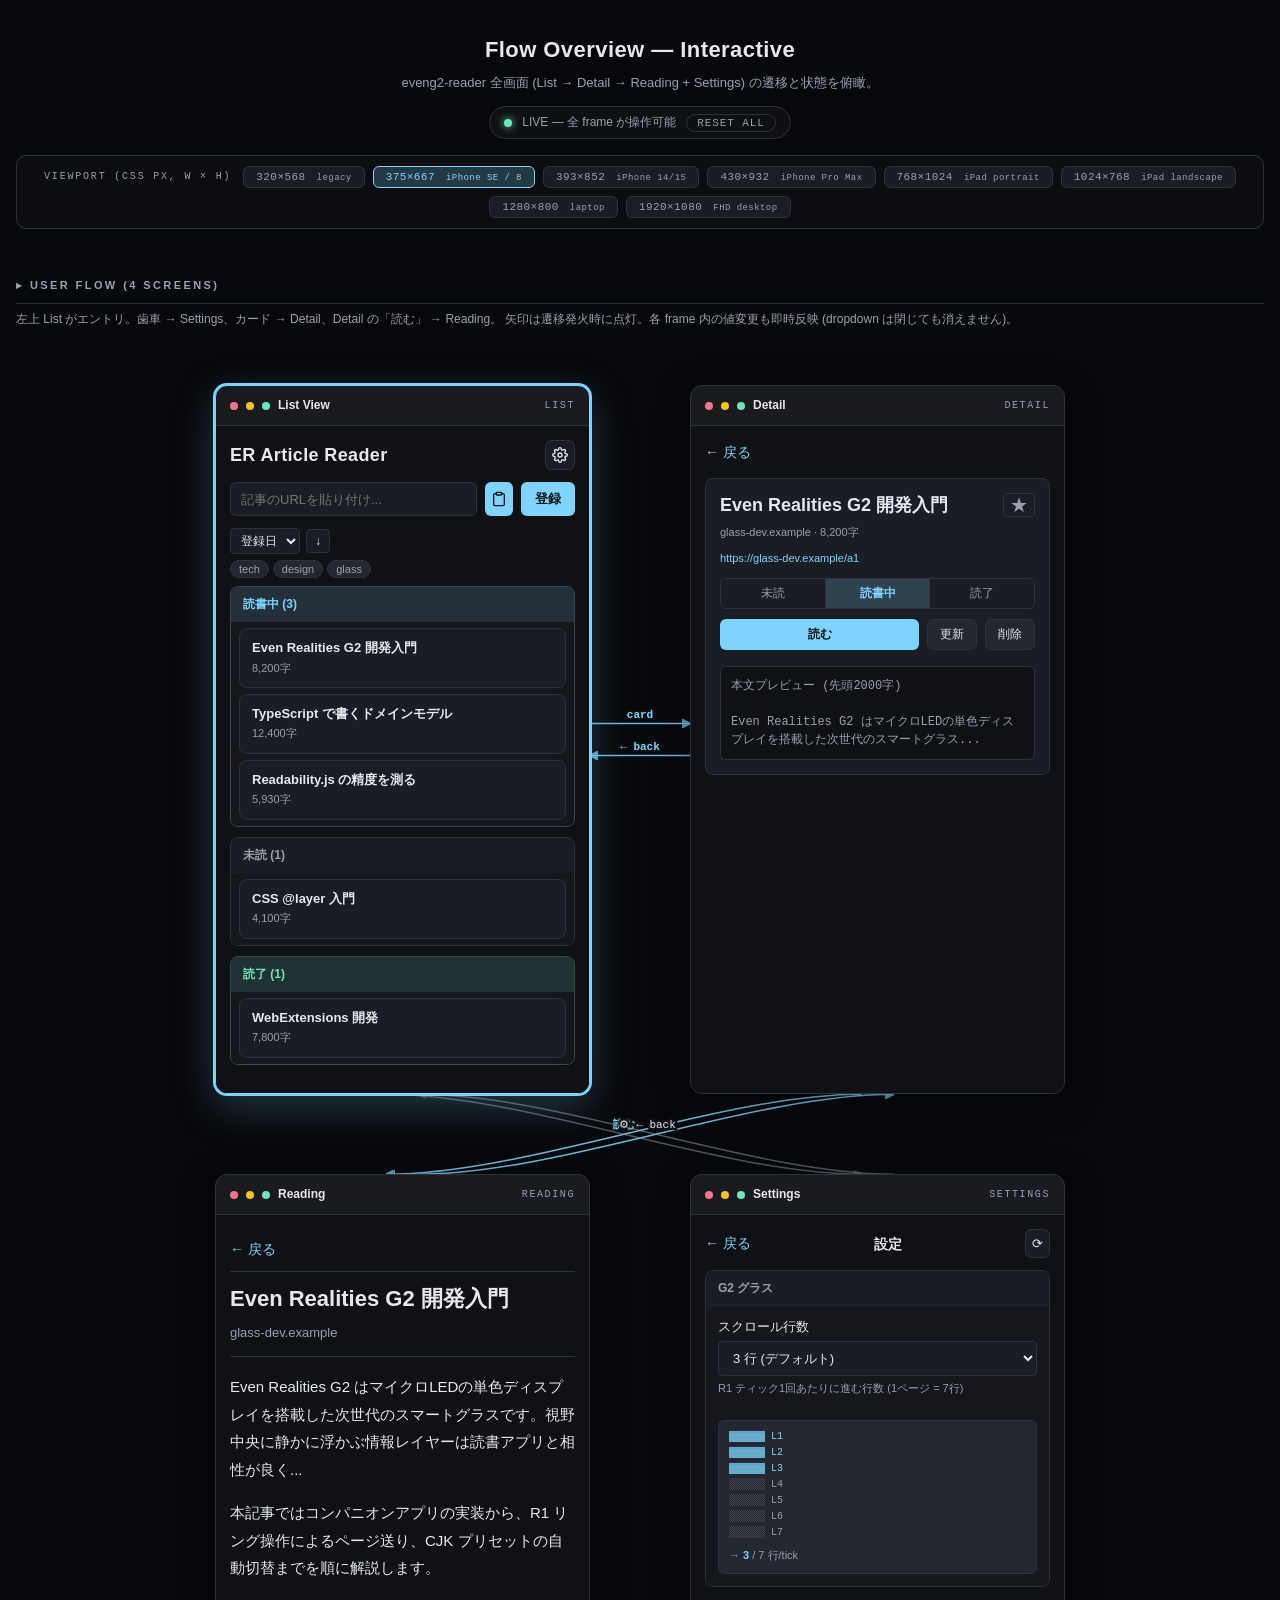
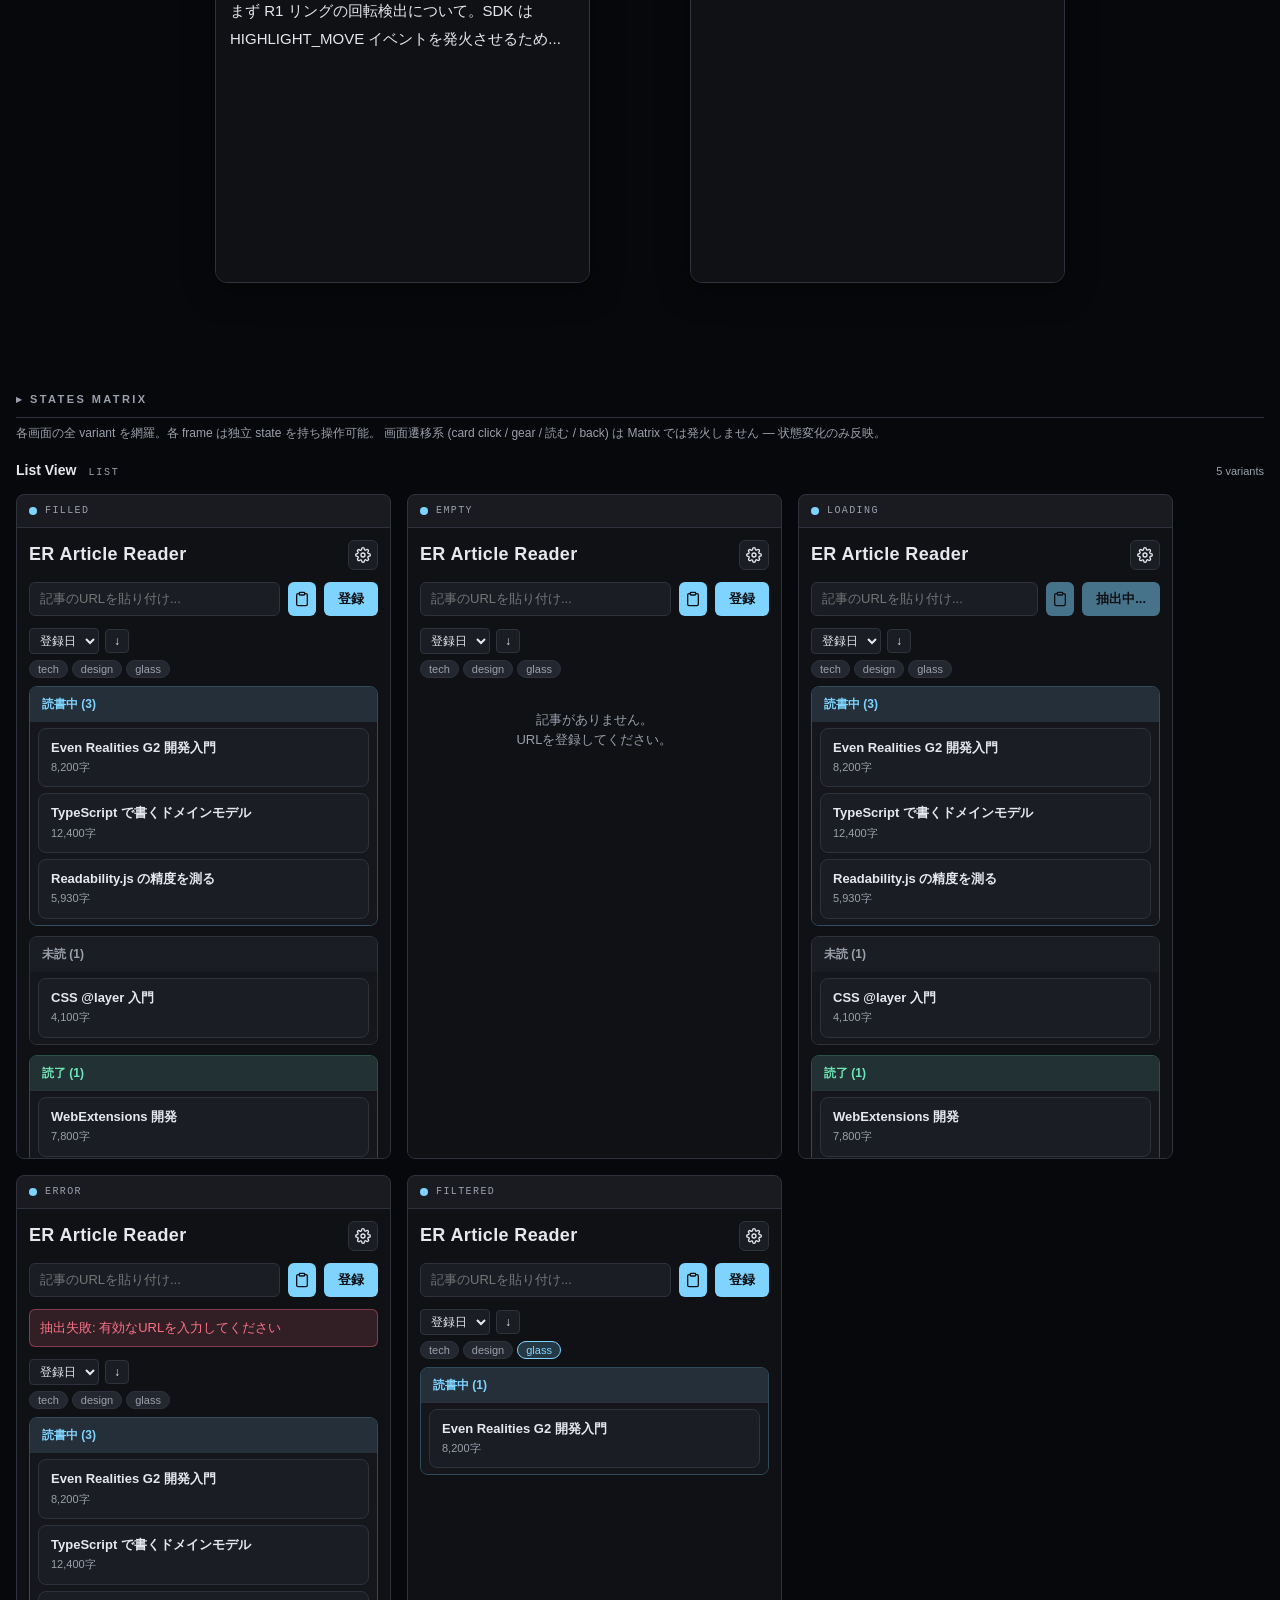
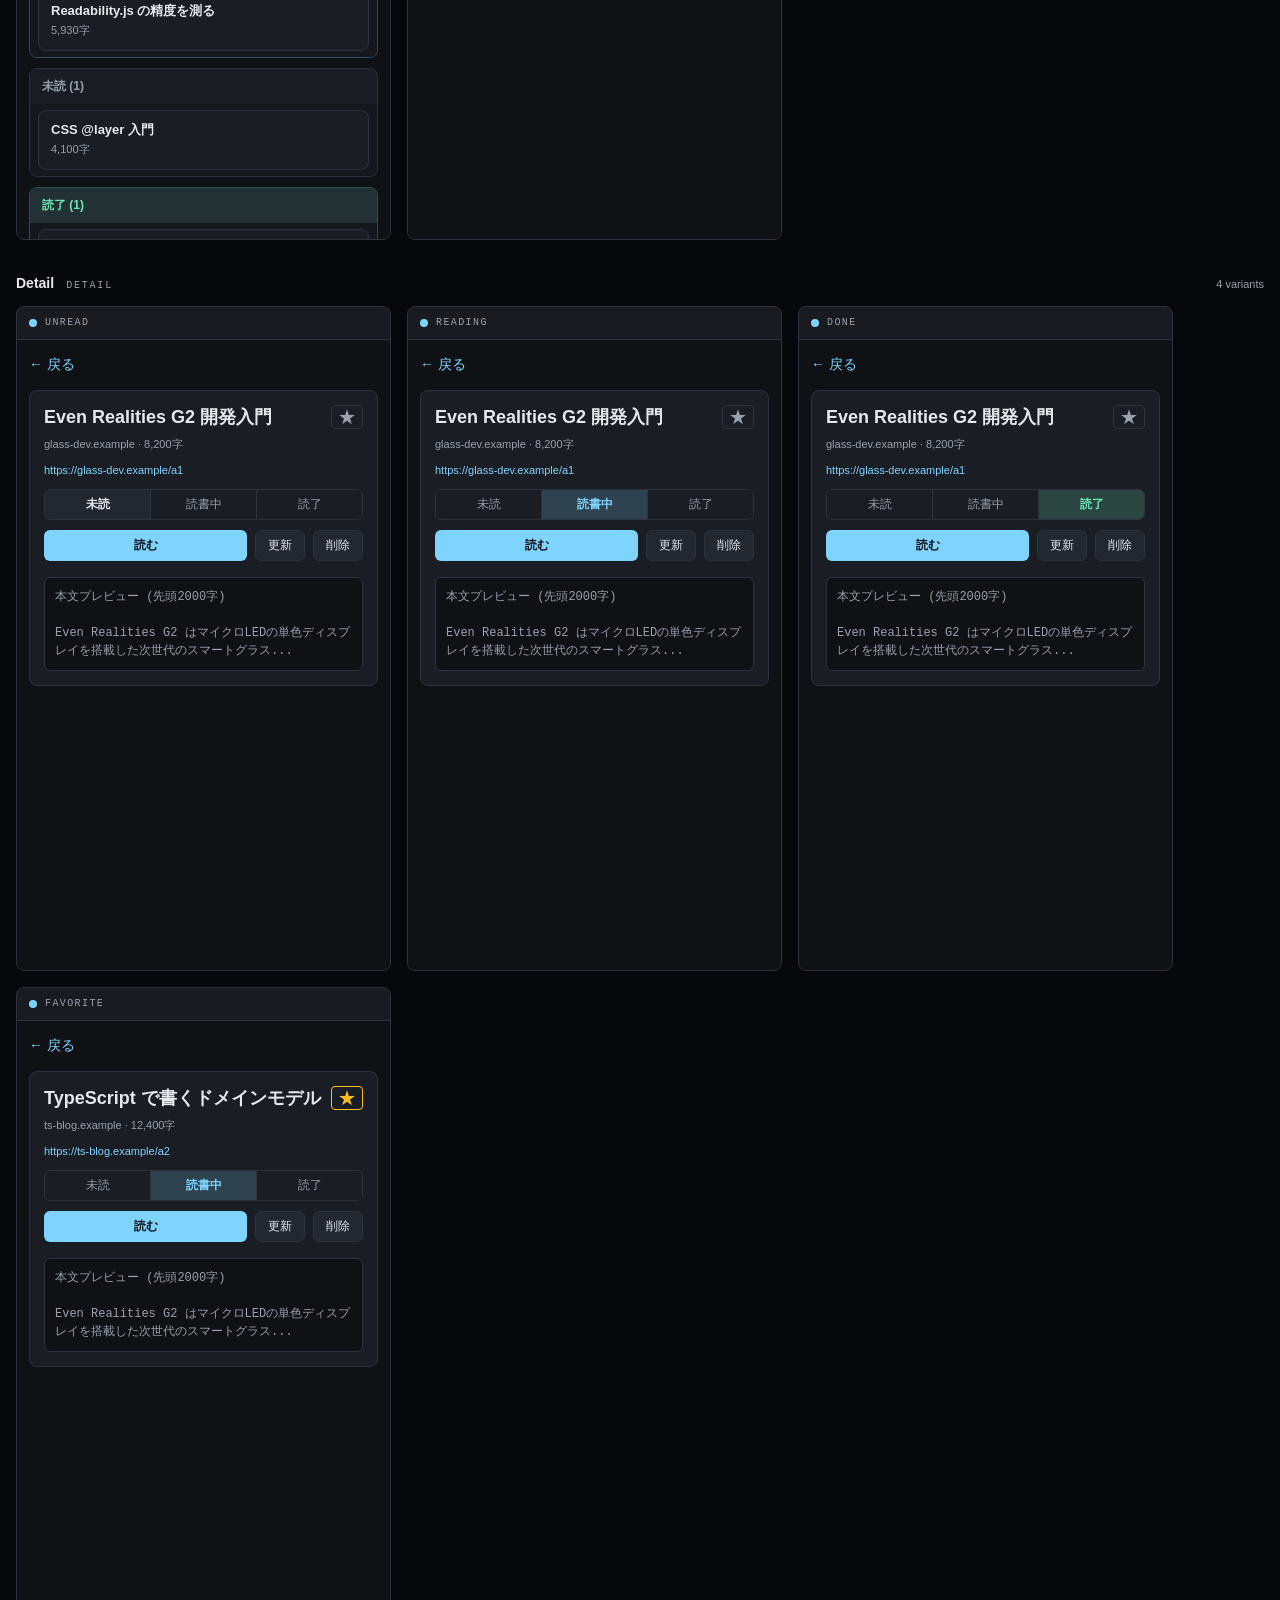
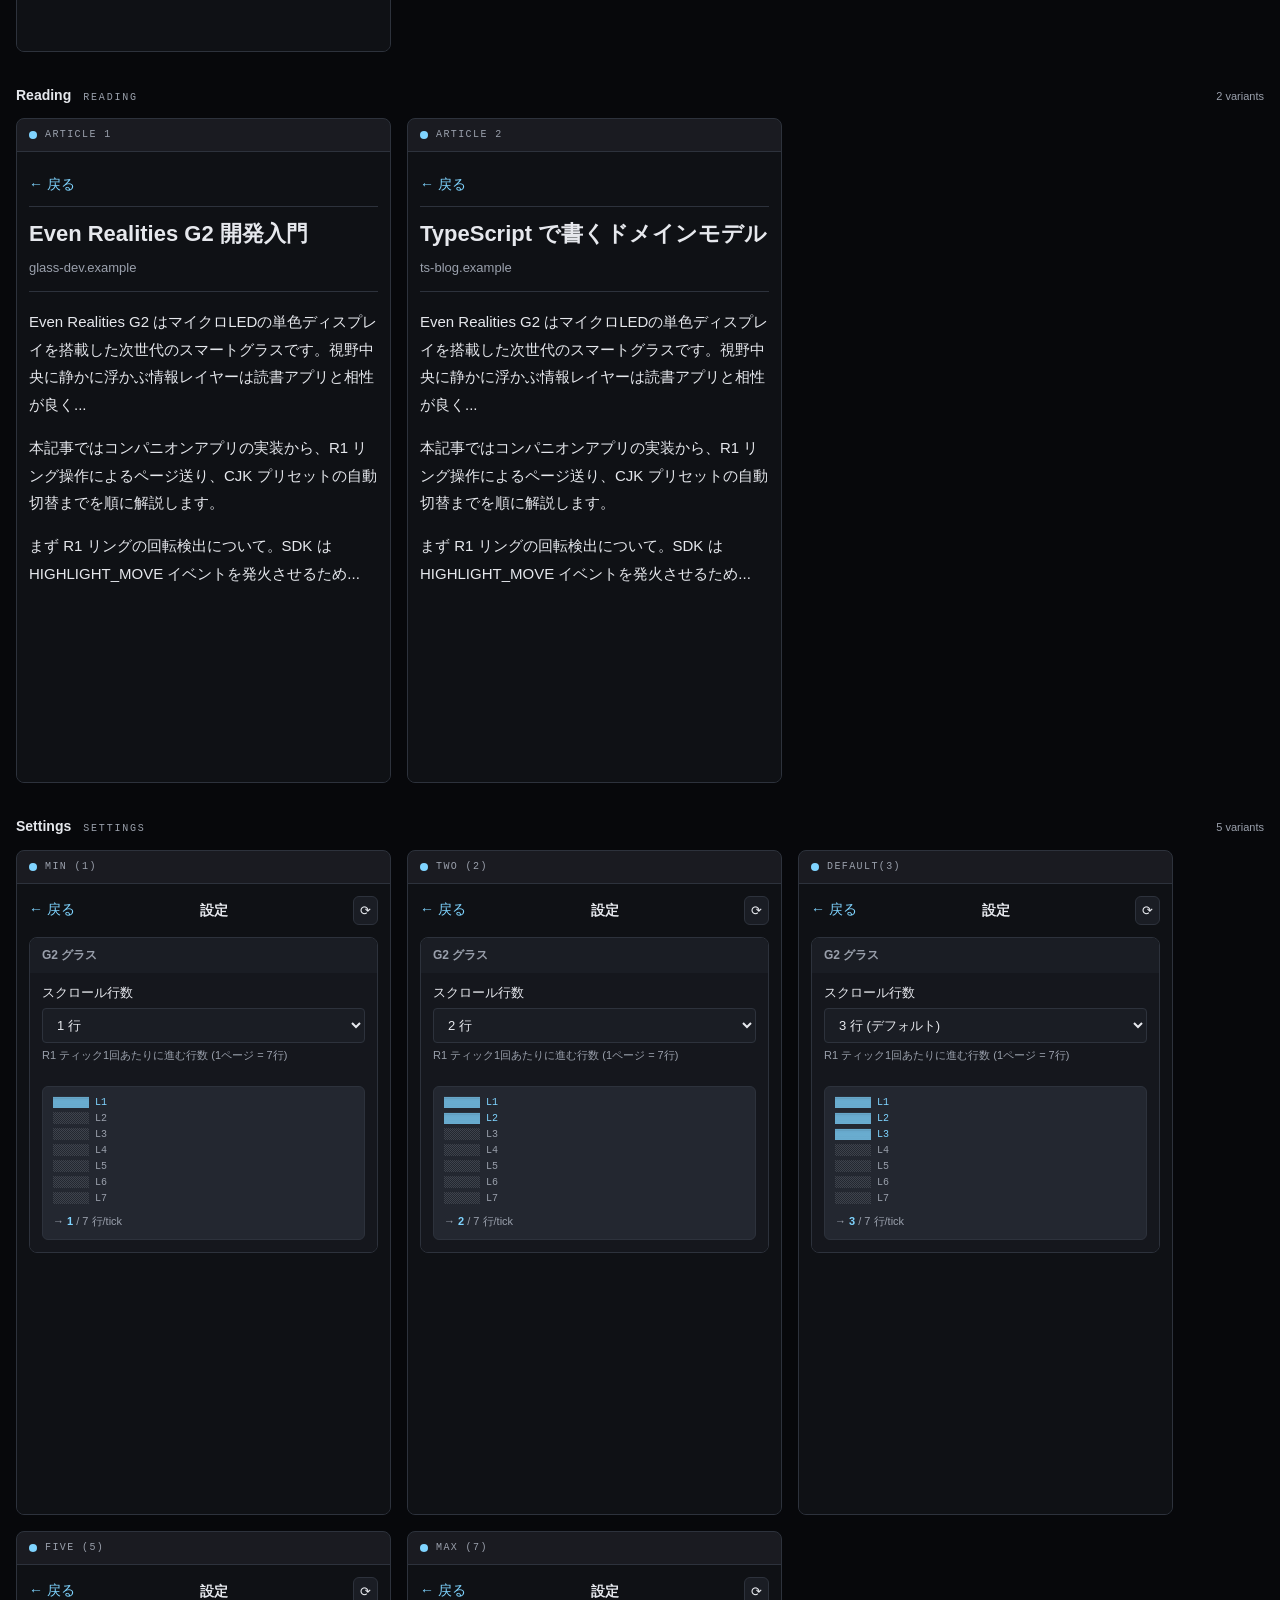
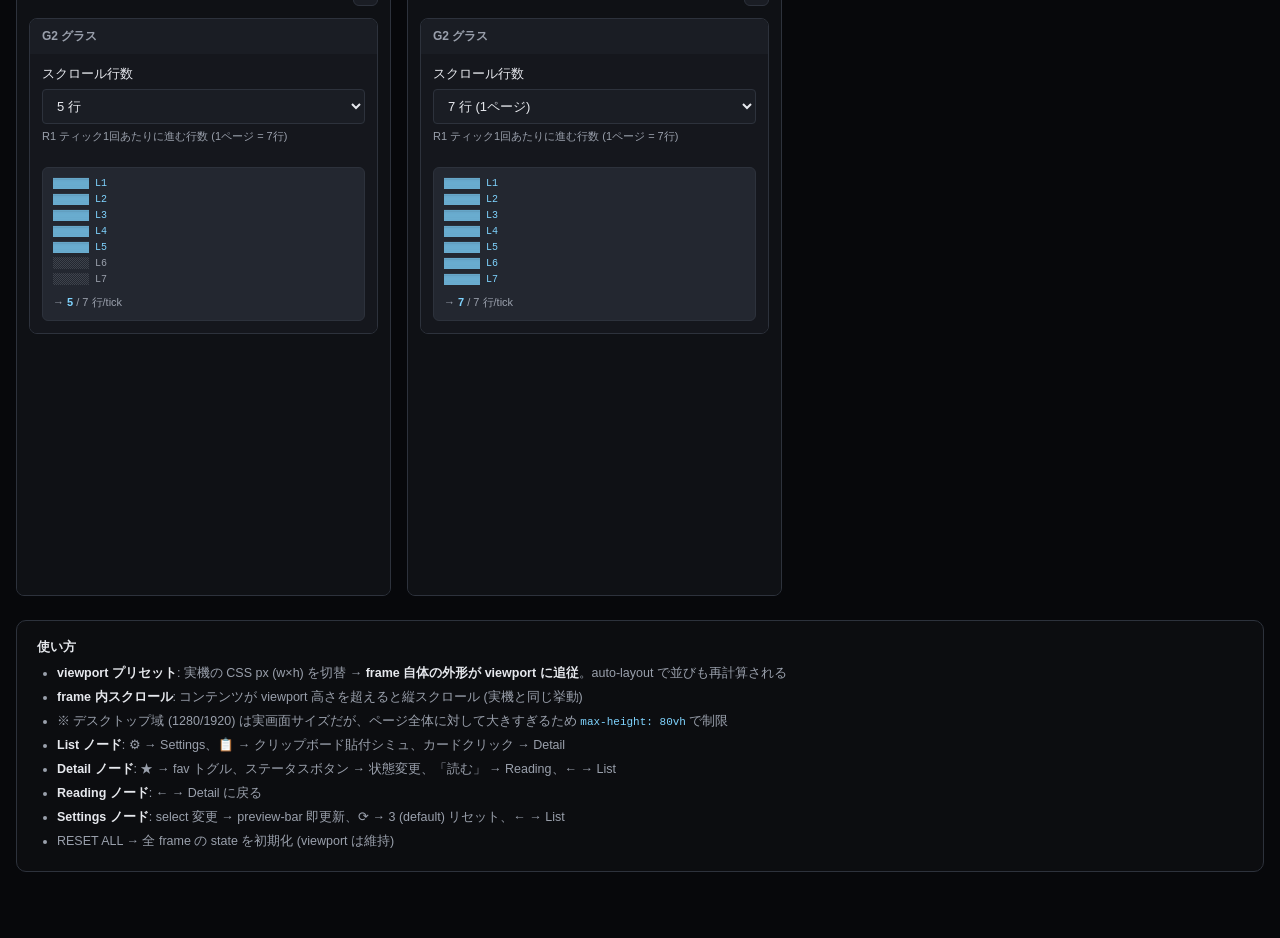
<file: design/design-mockup/examples/eveng2-reader-settings/overview.html>
<!doctype html>
<html lang="ja">
<head>
  <meta charset="utf-8" />
  <meta name="viewport" content="width=device-width, initial-scale=1" />
  <title>Flow Overview · eveng2-reader</title>
  <style>
    @layer tokens, base, app, canvas;

    @layer tokens {
      :root {
        /* viewport プリセット (グローバル / CSS px) */
        --viewport-px: 375px;
        --viewport-h-px: 667px;
        --bg: #0f1115;
        --surface: #1a1d24;
        --surface-2: #232730;
        --border: #2d323c;
        --text: #e6e8ed;
        --text-dim: #9aa0ac;
        --accent: #7fd4ff;
        --ok: #6ee7b7;
        --warn: #fbbf24;
        --err: #fb7185;
        --fav: #fbbf24;
        --space-1: 4px;
        --space-2: 6px;
        --space-3: 8px;
        --space-4: 10px;
        --space-5: 12px;
        --space-6: 16px;
        --space-7: 24px;
        --radius-sm: 4px;
        --radius-md: 6px;
        --radius-lg: 8px;
        --font-sans:
          -apple-system, BlinkMacSystemFont, "Hiragino Sans", "Yu Gothic", "Noto Sans JP",
          "Segoe UI", Roboto, sans-serif;
        --font-mono: "Menlo", "Consolas", monospace;
        --font-size-xs: 10px;
        --font-size-sm: 11px;
        --font-size-md: 12px;
        --font-size-base: 13px;
        --font-size-lg: 14px;
        --font-size-xl: 18px;
        color-scheme: dark;
      }
    }

    @layer base {
      * { box-sizing: border-box; margin: 0; }
      html, body {
        background: #07080b;
        color: var(--text);
        font-family: var(--font-sans);
        font-size: var(--font-size-lg);
        line-height: 1.6;
        min-height: 100%;
      }
      body { padding: 32px 16px 64px; }
    }

    @layer app {
      .app-header h1 {
        font-size: var(--font-size-xl);
        letter-spacing: 0.02em;
        margin-bottom: var(--space-5);
      }
      .app-header.with-actions {
        display: flex;
        align-items: center;
        justify-content: space-between;
        gap: var(--space-3);
        margin-bottom: var(--space-5);
      }
      .app-header.with-actions h1 { margin-bottom: 0; }
      .icon-btn {
        display: flex;
        align-items: center;
        justify-content: center;
        padding: var(--space-2);
        background: var(--surface);
        border: 1px solid var(--border);
        color: var(--text);
        border-radius: var(--radius-md);
        cursor: pointer;
      }
      .icon-btn:hover { background: var(--surface-2); }
      .back-btn {
        background: none;
        border: none;
        color: var(--accent);
        font-size: var(--font-size-lg);
        cursor: pointer;
        padding: var(--space-1) 0;
      }
      .url-bar {
        display: flex;
        gap: var(--space-3);
        margin-bottom: var(--space-5);
      }
      .url-bar input[type="url"] {
        flex: 1;
        min-width: 0;
        padding: var(--space-3) var(--space-4);
        background: var(--surface);
        border: 1px solid var(--border);
        border-radius: var(--radius-md);
        color: var(--text);
        font-size: var(--font-size-base);
      }
      .url-bar button {
        flex-shrink: 0;
        padding: var(--space-3) 14px;
        background: var(--accent);
        color: #0f1115;
        border: none;
        border-radius: var(--radius-md);
        font-weight: 600;
        font-size: var(--font-size-base);
        cursor: pointer;
      }
      .url-bar button:disabled { opacity: 0.5; cursor: not-allowed; }
      .url-bar .icon-btn { padding: 6px; }
      .toolbar { margin-bottom: var(--space-3); }
      .toolbar-row {
        display: flex;
        gap: var(--space-2);
        align-items: center;
        flex-wrap: wrap;
      }
      .toolbar-row select {
        padding: var(--space-1) var(--space-2);
        background: var(--surface);
        border: 1px solid var(--border);
        border-radius: var(--radius-sm);
        color: var(--text);
        font-size: var(--font-size-md);
      }
      .sort-btn {
        padding: var(--space-1) var(--space-3);
        background: var(--surface);
        border: 1px solid var(--border);
        border-radius: var(--radius-sm);
        color: var(--text);
        font-size: var(--font-size-md);
        cursor: pointer;
      }
      .tag-filter {
        display: flex;
        gap: var(--space-1);
        flex-wrap: wrap;
        margin-top: var(--space-2);
      }
      .tag-chip {
        padding: 2px var(--space-3);
        border-radius: 10px;
        font-size: var(--font-size-sm);
        background: var(--surface-2);
        border: 1px solid var(--border);
        color: var(--text-dim);
        cursor: pointer;
      }
      .tag-chip.active {
        background: color-mix(in srgb, var(--accent) 20%, transparent);
        border-color: var(--accent);
        color: var(--accent);
      }
      .status-section {
        margin-bottom: var(--space-4);
        border: 1px solid var(--border);
        border-radius: var(--radius-lg);
        overflow: hidden;
      }
      .status-section.reading {
        border-color: color-mix(in srgb, var(--accent) 30%, transparent);
      }
      .status-section.done {
        border-color: color-mix(in srgb, var(--ok) 30%, transparent);
      }
      .section-header {
        display: block;
        width: 100%;
        margin: 0;
        padding: var(--space-3) var(--space-5);
        background: var(--surface);
        border: none;
        color: var(--text-dim);
        font-size: var(--font-size-md);
        font-weight: 600;
        text-align: left;
      }
      .status-section.reading .section-header {
        background: color-mix(in srgb, var(--accent) 10%, var(--surface));
        color: var(--accent);
      }
      .status-section.done .section-header {
        background: color-mix(in srgb, var(--ok) 10%, var(--surface));
        color: var(--ok);
      }
      .section-body {
        padding: var(--space-4) var(--space-5) var(--space-5);
        background: color-mix(in srgb, var(--surface) 50%, var(--bg));
        display: flex;
        flex-direction: column;
        gap: var(--space-5);
      }
      .field { display: flex; flex-direction: column; gap: var(--space-1); }
      .field-label { font-size: var(--font-size-base); }
      .field-control { display: flex; gap: var(--space-3); }
      .field-control select {
        flex: 1;
        padding: var(--space-3) var(--space-4);
        background: var(--surface);
        border: 1px solid var(--border);
        border-radius: var(--radius-sm);
        color: var(--text);
        font-size: var(--font-size-base);
      }
      .field-hint {
        font-size: var(--font-size-sm);
        color: var(--text-dim);
      }
      .card {
        background: var(--surface);
        border: 1px solid var(--border);
        border-radius: var(--radius-lg);
        padding: var(--space-4) var(--space-5);
        cursor: pointer;
      }
      .card:hover { background: var(--surface-2); border-color: var(--accent); }
      .card-title {
        font-weight: 600;
        font-size: var(--font-size-base);
        line-height: 1.4;
      }
      .card-meta {
        color: var(--text-dim);
        font-size: var(--font-size-sm);
        margin-top: 2px;
      }
      .card-list {
        display: flex;
        flex-direction: column;
        gap: var(--space-2);
      }
      .empty-msg {
        color: var(--text-dim);
        padding: var(--space-7) var(--space-4);
        text-align: center;
        font-size: var(--font-size-base);
      }
      .error-bar {
        background: color-mix(in srgb, var(--err) 15%, transparent);
        border: 1px solid color-mix(in srgb, var(--err) 40%, transparent);
        padding: var(--space-3) var(--space-4);
        border-radius: var(--radius-md);
        color: var(--err);
        font-size: var(--font-size-base);
        margin-bottom: var(--space-5);
      }
      .preview-bar {
        margin-top: var(--space-4);
        padding: var(--space-3) var(--space-4);
        background: var(--surface-2);
        border: 1px solid var(--border);
        border-radius: var(--radius-md);
        font-family: var(--font-mono);
        font-size: var(--font-size-xs);
        color: var(--text-dim);
        line-height: 1.6;
      }
      .preview-bar .row.hit { color: var(--accent); }
      .preview-bar .label {
        font-family: var(--font-sans);
        font-size: var(--font-size-sm);
        margin-top: var(--space-2);
      }

      /* detail-view */
      .detail-header { margin-bottom: var(--space-5); }
      .detail-body {
        background: var(--surface);
        border: 1px solid var(--border);
        border-radius: var(--radius-lg);
        padding: 14px;
      }
      .detail-title-row {
        display: flex;
        align-items: flex-start;
        gap: var(--space-3);
      }
      .detail-title-row h2 {
        flex: 1;
        font-size: var(--font-size-xl);
        line-height: 1.4;
      }
      .fav-btn {
        flex-shrink: 0;
        background: none;
        border: 1px solid var(--border);
        border-radius: var(--radius-sm);
        color: var(--text-dim);
        font-size: var(--font-size-xl);
        cursor: pointer;
        padding: 2px var(--space-2);
        line-height: 1;
      }
      .fav-btn.active {
        color: var(--fav);
        border-color: var(--fav);
      }
      .detail-meta {
        display: flex;
        gap: var(--space-3);
        color: var(--text-dim);
        font-size: var(--font-size-sm);
        margin: var(--space-2) 0 var(--space-3);
      }
      .detail-url {
        display: block;
        color: var(--accent);
        font-size: var(--font-size-sm);
        margin-bottom: var(--space-4);
      }
      .status-selector {
        display: flex;
        margin-bottom: var(--space-4);
        border: 1px solid var(--border);
        border-radius: var(--radius-md);
        overflow: hidden;
      }
      .status-option {
        flex: 1;
        padding: var(--space-2) 0;
        background: var(--surface);
        border: none;
        color: var(--text-dim);
        font-size: var(--font-size-md);
        cursor: pointer;
      }
      .status-option + .status-option { border-left: 1px solid var(--border); }
      .status-option.active[data-value="unread"] { background: var(--surface-2); color: var(--text); font-weight: 600; }
      .status-option.active[data-value="reading"] {
        background: color-mix(in srgb, var(--accent) 20%, var(--surface));
        color: var(--accent); font-weight: 600;
      }
      .status-option.active[data-value="done"] {
        background: color-mix(in srgb, var(--ok) 20%, var(--surface));
        color: var(--ok); font-weight: 600;
      }
      .detail-actions {
        display: flex;
        gap: var(--space-3);
        margin-bottom: var(--space-6);
      }
      .detail-actions button {
        padding: var(--space-2) var(--space-5);
        border-radius: var(--radius-md);
        font-size: var(--font-size-md);
        cursor: pointer;
      }
      .detail-actions .secondary {
        background: var(--surface-2);
        color: var(--text);
        border: 1px solid var(--border);
      }
      .primary {
        background: var(--accent);
        color: var(--bg);
        border: none;
        font-weight: 600;
        flex: 1;
      }
      .btn-danger {
        background: none;
        color: var(--err);
        border: 1px solid color-mix(in srgb, var(--err) 40%, transparent);
      }
      .text-preview {
        padding: var(--space-4);
        background: var(--bg);
        border: 1px solid var(--border);
        border-radius: var(--radius-md);
        max-height: 120px;
        overflow: hidden;
        white-space: pre-wrap;
        font-size: var(--font-size-md);
        line-height: 1.5;
        font-family: var(--font-mono);
        color: var(--text-dim);
      }

      /* reading-view */
      .reading-header {
        padding: var(--space-3) 0;
        border-bottom: 1px solid var(--border);
        margin-bottom: var(--space-5);
      }
      .reading-title {
        font-size: 22px;
        font-weight: 700;
        line-height: 1.4;
        margin-bottom: var(--space-3);
      }
      .reading-meta {
        font-size: var(--font-size-base);
        color: var(--text-dim);
        margin-bottom: var(--space-6);
        padding-bottom: var(--space-5);
        border-bottom: 1px solid var(--border);
      }
      .reading-content {
        font-size: 15px;
        line-height: 1.85;
      }
      .reading-content p { margin-bottom: 1em; }
    }

    @layer canvas {
      .stage {
        max-width: 1500px;
        margin: 0 auto;
      }
      .stage-head {
        text-align: center;
        margin-bottom: 32px;
      }
      .stage-head h1 {
        font-size: 22px;
        letter-spacing: 0.02em;
        margin-bottom: 6px;
      }
      .stage-head p {
        color: var(--text-dim);
        font-size: 13px;
      }
      .stage-head a {
        color: var(--accent);
        text-decoration: none;
        border-bottom: 1px solid var(--accent);
      }
      .play-bar {
        display: inline-flex;
        align-items: center;
        gap: 10px;
        margin-top: 12px;
        padding: 6px 14px;
        background: rgba(255,255,255,0.03);
        border: 1px solid var(--border);
        border-radius: 999px;
        font-size: 12px;
        color: var(--text-dim);
      }
      .play-bar .play-dot {
        width: 8px;
        height: 8px;
        border-radius: 50%;
        background: var(--ok);
        box-shadow: 0 0 8px var(--ok);
        animation: pulse 1.6s ease-in-out infinite;
      }
      @keyframes pulse {
        0%, 100% { opacity: 1; }
        50% { opacity: 0.4; }
      }
      .play-bar button {
        background: transparent;
        border: 1px solid var(--border);
        color: var(--text-dim);
        padding: 2px 10px;
        border-radius: 999px;
        font-size: 11px;
        cursor: pointer;
        font-family: var(--font-mono);
        letter-spacing: 0.08em;
      }
      .play-bar button:hover { color: var(--accent); border-color: var(--accent); }
      .play-bar button.active {
        background: color-mix(in srgb, var(--accent) 20%, transparent);
        color: var(--accent);
        border-color: var(--accent);
      }
      .play-bar .sep {
        width: 1px;
        height: 14px;
        background: var(--border);
        margin: 0 4px;
      }
      .play-bar .label {
        color: var(--text);
        font-family: var(--font-mono);
        font-size: 10px;
        letter-spacing: 0.18em;
        text-transform: uppercase;
      }
      .viewport-controls {
        display: flex;
        flex-wrap: wrap;
        justify-content: center;
        gap: 8px;
        margin-top: 16px;
        padding: 10px 16px;
        background: rgba(255,255,255,0.02);
        border: 1px solid var(--border);
        border-radius: 10px;
        font-size: 12px;
      }
      .viewport-controls .label {
        color: var(--text-dim);
        font-family: var(--font-mono);
        font-size: 10px;
        letter-spacing: 0.18em;
        text-transform: uppercase;
        align-self: center;
        margin-right: 4px;
      }
      .viewport-controls button {
        background: var(--surface);
        border: 1px solid var(--border);
        color: var(--text-dim);
        padding: 4px 12px;
        border-radius: 6px;
        font-family: var(--font-mono);
        font-size: 11px;
        cursor: pointer;
        letter-spacing: 0.04em;
      }
      .viewport-controls button:hover {
        color: var(--text);
        border-color: color-mix(in srgb, var(--accent) 50%, var(--border));
      }
      .viewport-controls button.active {
        background: color-mix(in srgb, var(--accent) 22%, transparent);
        border-color: var(--accent);
        color: var(--accent);
      }
      .viewport-controls .device {
        font-size: 9px;
        color: var(--text-dim);
        margin-left: 4px;
      }
      .viewport-controls button.active .device {
        color: var(--accent);
      }

      .section-title {
        font-size: 11px;
        letter-spacing: 0.22em;
        text-transform: uppercase;
        color: var(--text-dim);
        margin: 48px 0 6px;
        padding-bottom: 8px;
        border-bottom: 1px solid var(--border);
      }
      .section-sub {
        font-size: 12px;
        color: var(--text-dim);
        margin-bottom: 16px;
      }

      .canvas {
        position: relative;
        display: flex;
        flex-wrap: wrap;
        justify-content: center;
        align-items: flex-start;
        gap: 80px 100px;
        padding: 40px 20px 60px;
      }
      .node {
        position: relative;
        z-index: 2;
        flex: 0 0 auto;
        width: var(--viewport-px);
        background: #14161c;
        border: 1px solid var(--border);
        border-radius: 12px;
        overflow: hidden;
        box-shadow: 0 8px 32px rgba(0, 0, 0, 0.35);
        display: flex;
        flex-direction: column;
        transition: border-color 0.2s, box-shadow 0.2s;
      }
      .node.active {
        border-color: var(--accent);
        box-shadow: 0 0 0 2px var(--accent), 0 12px 40px rgba(127, 212, 255, 0.25);
      }

      .node-head {
        display: flex;
        align-items: center;
        gap: var(--space-3);
        padding: 10px 14px;
        background: rgba(255, 255, 255, 0.025);
        border-bottom: 1px solid var(--border);
      }
      .node-head .dot {
        width: 8px;
        height: 8px;
        border-radius: 50%;
        background: var(--err);
      }
      .node-head .dot:nth-child(2) { background: var(--warn); }
      .node-head .dot:nth-child(3) { background: var(--ok); }
      .node-head .id {
        margin-left: auto;
        font-family: var(--font-mono);
        font-size: 10px;
        color: var(--text-dim);
        letter-spacing: 0.16em;
        text-transform: uppercase;
      }
      .node-head .live-tag {
        margin-left: 6px;
        padding: 1px 6px;
        border-radius: 999px;
        background: var(--ok);
        color: #0a0c0f;
        font-size: 9px;
        font-weight: 700;
        letter-spacing: 0.1em;
      }
      .node-name {
        font-size: 12px;
        font-weight: 600;
      }
      .node-body {
        background: var(--bg);
        padding: 0;
        height: var(--viewport-h-px);
        max-height: 80vh;
        overflow-y: auto;
        overflow-x: hidden;
        overscroll-behavior: contain;
      }
      .node-body .miniature {
        width: 100%;
        min-height: 100%;
        padding: 14px;
      }
      .node-body::-webkit-scrollbar { width: 8px; height: 8px; }
      .node-body::-webkit-scrollbar-thumb {
        background: var(--surface-2);
        border-radius: 4px;
      }
      .node-body::-webkit-scrollbar-track { background: transparent; }

      .edges {
        position: absolute;
        inset: 0;
        z-index: 1;
        pointer-events: none;
      }
      .edges path {
        fill: none;
        stroke: var(--text-dim);
        stroke-width: 1.5;
        opacity: 0.5;
        transition: stroke 0.2s, opacity 0.2s, stroke-width 0.2s;
      }
      .edges path.primary { stroke: var(--accent); opacity: 0.85; }
      .edges path.firing {
        stroke: var(--accent);
        stroke-width: 2.5;
        opacity: 1;
        animation: dash 0.6s ease-out;
      }
      @keyframes dash {
        from { stroke-dasharray: 6 6; stroke-dashoffset: 24; }
        to { stroke-dasharray: 0; stroke-dashoffset: 0; }
      }
      .edges .arrowhead { fill: var(--text-dim); }
      .edges .arrowhead.primary { fill: var(--accent); }
      .edges text {
        fill: var(--text);
        font-family: var(--font-mono);
        font-size: 11px;
        paint-order: stroke;
        stroke: var(--bg);
        stroke-width: 4;
        stroke-linejoin: round;
      }
      .edges text.primary { fill: var(--accent); }

      .matrix {
        display: flex;
        flex-direction: column;
        gap: 32px;
      }
      .matrix-screen-head {
        display: flex;
        align-items: baseline;
        gap: 12px;
        margin-bottom: 12px;
      }
      .matrix-screen-head h3 {
        font-size: 14px;
        font-weight: 600;
      }
      .matrix-screen-head .id {
        font-family: var(--font-mono);
        font-size: 10px;
        color: var(--text-dim);
        letter-spacing: 0.18em;
        text-transform: uppercase;
      }
      .matrix-screen-head .count {
        margin-left: auto;
        font-size: 11px;
        color: var(--text-dim);
      }
      .matrix-row {
        display: flex;
        flex-wrap: wrap;
        gap: 16px;
      }
      .frame {
        flex: 0 0 auto;
        width: var(--viewport-px);
        background: #14161c;
        border: 1px solid var(--border);
        border-radius: 8px;
        overflow: hidden;
      }
      .frame:hover { border-color: color-mix(in srgb, var(--accent) 50%, var(--border)); }
      .frame-head {
        display: flex;
        align-items: center;
        gap: 8px;
        padding: 8px 12px;
        background: rgba(255, 255, 255, 0.025);
        border-bottom: 1px solid var(--border);
        font-family: var(--font-mono);
        font-size: 10px;
        letter-spacing: 0.14em;
        text-transform: uppercase;
        color: var(--text-dim);
      }
      .frame-head .swatch {
        width: 8px;
        height: 8px;
        border-radius: 50%;
        background: var(--accent);
      }
      .frame-head .live-tag {
        margin-left: auto;
        padding: 1px 6px;
        border-radius: 999px;
        background: var(--ok);
        color: #0a0c0f;
        font-size: 8px;
        font-weight: 700;
        letter-spacing: 0.12em;
      }
      .frame-body {
        background: var(--bg);
        padding: 0;
        height: var(--viewport-h-px);
        max-height: 70vh;
        overflow-y: auto;
        overflow-x: hidden;
        overscroll-behavior: contain;
      }
      .frame-body .miniature {
        width: 100%;
        min-height: 100%;
        padding: 12px;
      }
      .frame-body::-webkit-scrollbar { width: 8px; height: 8px; }
      .frame-body::-webkit-scrollbar-thumb {
        background: var(--surface-2);
        border-radius: 4px;
      }
      .frame-body::-webkit-scrollbar-track { background: transparent; }

      .legend {
        margin-top: 24px;
        padding: 16px 20px;
        background: rgba(255, 255, 255, 0.02);
        border: 1px solid var(--border);
        border-radius: 10px;
        font-size: 12.5px;
        color: var(--text-dim);
      }
      .legend strong { color: var(--text); }
      .legend code {
        font-family: var(--font-mono);
        color: var(--accent);
        font-size: 11px;
      }
      .legend ul { padding-left: 20px; margin-top: 6px; }
      .legend li { margin-bottom: 4px; }
    }
  </style>
</head>
<body>
  <div class="stage">
    <header class="stage-head">
      <h1>Flow Overview — Interactive</h1>
      <p>
        eveng2-reader 全画面 (List → Detail → Reading + Settings) の遷移と状態を俯瞰。
      </p>
      <div class="play-bar">
        <span class="play-dot"></span>
        LIVE — 全 frame が操作可能
        <button id="btn-reset-all" type="button">RESET ALL</button>
      </div>

      <div class="viewport-controls" id="viewport-controls">
        <span class="label">viewport (CSS px, w × h)</span>
        <button type="button" data-vw="320"  data-vh="568">320×568 <span class="device">legacy</span></button>
        <button type="button" data-vw="375"  data-vh="667" class="active">375×667 <span class="device">iPhone SE / 8</span></button>
        <button type="button" data-vw="393"  data-vh="852">393×852 <span class="device">iPhone 14/15</span></button>
        <button type="button" data-vw="430"  data-vh="932">430×932 <span class="device">iPhone Pro Max</span></button>
        <button type="button" data-vw="768"  data-vh="1024">768×1024 <span class="device">iPad portrait</span></button>
        <button type="button" data-vw="1024" data-vh="768">1024×768 <span class="device">iPad landscape</span></button>
        <button type="button" data-vw="1280" data-vh="800">1280×800 <span class="device">laptop</span></button>
        <button type="button" data-vw="1920" data-vh="1080">1920×1080 <span class="device">FHD desktop</span></button>
      </div>
    </header>

    <h2 class="section-title">▸ User Flow (4 screens)</h2>
    <p class="section-sub">
      左上 List がエントリ。歯車 → Settings、カード → Detail、Detail の「読む」 → Reading。
      矢印は遷移発火時に点灯。各 frame 内の値変更も即時反映 (dropdown は閉じても消えません)。
    </p>

    <div class="canvas" id="canvas">
      <svg class="edges" id="edges" aria-hidden="true">
        <defs>
          <marker id="arrow-primary" viewBox="0 0 10 10" refX="9" refY="5"
                  markerWidth="6" markerHeight="6" orient="auto">
            <path d="M 0 0 L 10 5 L 0 10 z" class="arrowhead primary"/>
          </marker>
          <marker id="arrow-secondary" viewBox="0 0 10 10" refX="9" refY="5"
                  markerWidth="6" markerHeight="6" orient="auto">
            <path d="M 0 0 L 10 5 L 0 10 z" class="arrowhead"/>
          </marker>
        </defs>
      </svg>
    </div>

    <h2 class="section-title">▸ States Matrix</h2>
    <p class="section-sub">
      各画面の全 variant を網羅。各 frame は独立 state を持ち操作可能。
      画面遷移系 (card click / gear / 読む / back) は Matrix では発火しません — 状態変化のみ反映。
    </p>
    <div class="matrix" id="matrix"></div>

    <aside class="legend">
      <p><strong>使い方</strong></p>
      <ul>
        <li><strong>viewport プリセット</strong>: 実機の CSS px (w×h) を切替 → <strong>frame 自体の外形が viewport に追従</strong>。auto-layout で並びも再計算される</li>
        <li><strong>frame 内スクロール</strong>: コンテンツが viewport 高さを超えると縦スクロール (実機と同じ挙動)</li>
        <li>※ デスクトップ域 (1280/1920) は実画面サイズだが、ページ全体に対して大きすぎるため <code>max-height: 80vh</code> で制限</li>
        <li><strong>List ノード</strong>: ⚙ → Settings、📋 → クリップボード貼付シミュ、カードクリック → Detail</li>
        <li><strong>Detail ノード</strong>: ★ → fav トグル、ステータスボタン → 状態変更、「読む」 → Reading、← → List</li>
        <li><strong>Reading ノード</strong>: ← → Detail に戻る</li>
        <li><strong>Settings ノード</strong>: select 変更 → preview-bar 即更新、⟳ → 3 (default) リセット、← → List</li>
        <li>RESET ALL → 全 frame の state を初期化 (viewport は維持)</li>
      </ul>
    </aside>
  </div>

  <script>
    // ===============================================================
    // データ
    // ===============================================================
    const SAMPLE = [
      { id: 'a1', title: 'Even Realities G2 開発入門', meta: '8,200字', status: 'reading', site: 'glass-dev.example' },
      { id: 'a2', title: 'TypeScript で書くドメインモデル', meta: '12,400字', status: 'reading', site: 'ts-blog.example' },
      { id: 'a3', title: 'Readability.js の精度を測る', meta: '5,930字', status: 'reading', site: 'readability.example' },
      { id: 'a4', title: 'CSS @layer 入門', meta: '4,100字', status: 'unread', site: 'css.example' },
      { id: 'a5', title: 'WebExtensions 開発', meta: '7,800字', status: 'done', site: 'mdn.example' },
    ]
    const TOTAL_SLOTS = 7

    function gear() {
      return `<svg width="16" height="16" viewBox="0 0 24 24" fill="none" stroke="currentColor"
        stroke-width="2" stroke-linecap="round" stroke-linejoin="round">
        <circle cx="12" cy="12" r="3"/>
        <path d="M19.4 15a1.65 1.65 0 0 0 .33 1.82l.06.06a2 2 0 1 1-2.83 2.83l-.06-.06a1.65 1.65 0 0 0-1.82-.33 1.65 1.65 0 0 0-1 1.51V21a2 2 0 0 1-4 0v-.09a1.65 1.65 0 0 0-1-1.51 1.65 1.65 0 0 0-1.82.33l-.06.06a2 2 0 1 1-2.83-2.83l.06-.06a1.65 1.65 0 0 0 .33-1.82 1.65 1.65 0 0 0-1.51-1H3a2 2 0 0 1 0-4h.09a1.65 1.65 0 0 0 1.51-1 1.65 1.65 0 0 0-.33-1.82l-.06-.06a2 2 0 1 1 2.83-2.83l.06.06a1.65 1.65 0 0 0 1.82.33h0a1.65 1.65 0 0 0 1-1.51V3a2 2 0 0 1 4 0v.09a1.65 1.65 0 0 0 1 1.51h0a1.65 1.65 0 0 0 1.82-.33l.06-.06a2 2 0 1 1 2.83 2.83l-.06.06a1.65 1.65 0 0 0-.33 1.82v0a1.65 1.65 0 0 0 1.51 1H21a2 2 0 0 1 0 4h-.09a1.65 1.65 0 0 0-1.51 1z"/>
      </svg>`
    }
    function clip() {
      return `<svg width="16" height="16" viewBox="0 0 24 24" fill="none" stroke="currentColor"
        stroke-width="2" stroke-linecap="round" stroke-linejoin="round">
        <path d="M16 4h2a2 2 0 0 1 2 2v14a2 2 0 0 1-2 2H6a2 2 0 0 1-2-2V6a2 2 0 0 1 2-2h2"/>
        <rect x="8" y="2" width="8" height="4" rx="1" ry="1"/>
      </svg>`
    }

    // ===============================================================
    // ビュー (state → HTML 純粋関数)
    // ===============================================================
    function listSection(title, status, items) {
      if (items.length === 0) return ''
      const cards = items.map((bm) => `
        <div class="card" data-action="select-card" data-value="${bm.id}">
          <div class="card-title">${bm.title}</div>
          <div class="card-meta">${bm.meta}</div>
        </div>
      `).join('')
      return `
        <section class="status-section ${status}">
          <h2 class="section-header">${title} (${items.length})</h2>
          <div class="section-body" style="padding:6px 8px;">
            <div class="card-list">${cards}</div>
          </div>
        </section>
      `
    }

    function listView(state) {
      const variant = state.variant ?? 'filled'
      const loading = variant === 'loading'
      const dis = loading ? ' disabled' : ''
      const tags = ['tech', 'design', 'glass'].map((t) => {
        const active = state.activeTag === t ? ' active' : ''
        return `<button class="tag-chip${active}" data-action="toggle-tag" data-value="${t}">${t}</button>`
      }).join('')

      let body = ''
      if (variant === 'empty') {
        body = `<p class="empty-msg">記事がありません。<br/>URLを登録してください。</p>`
      } else if (variant === 'filtered') {
        const f = SAMPLE.filter((b) => b.status === 'reading').slice(0, 1)
        body = listSection('読書中', 'reading', f)
      } else {
        body = `
          ${listSection('読書中', 'reading', SAMPLE.filter((b) => b.status === 'reading'))}
          ${listSection('未読', 'unread', SAMPLE.filter((b) => b.status === 'unread'))}
          ${listSection('読了', 'done', SAMPLE.filter((b) => b.status === 'done'))}
        `
      }

      const errorBar = variant === 'error'
        ? `<div class="error-bar">抽出失敗: 有効なURLを入力してください</div>`
        : ''

      return `
        <header class="app-header with-actions">
          <h1>ER Article Reader</h1>
          <button class="icon-btn" data-action="open-settings"
                  title="設定を開く" aria-label="設定を開く">${gear()}</button>
        </header>
        <div class="url-bar">
          <input type="url" placeholder="記事のURLを貼り付け..." value="${state.url ?? ''}"
                 ${dis} data-action="input-url" data-noselect />
          <button class="icon-btn" data-action="paste-add"${dis ? ' disabled' : ''}
                  title="クリップボードから登録">${clip()}</button>
          <button${dis} data-action="register">${loading ? '抽出中...' : '登録'}</button>
        </div>
        ${errorBar}
        <div class="toolbar">
          <div class="toolbar-row">
            <select data-noaction><option>登録日</option></select>
            <button class="sort-btn" data-noaction>↓</button>
          </div>
          <div class="tag-filter">${tags}</div>
        </div>
        ${body}
      `
    }

    function detailView(state) {
      const bm = SAMPLE.find((b) => b.id === state.selectedId) ?? SAMPLE[0]
      const fav = state.fav ?? false
      const status = state.status ?? bm.status
      const statusBtn = (val, label) =>
        `<button class="status-option${status === val ? ' active' : ''}"
                 data-action="set-status" data-value="${val}">${label}</button>`
      return `
        <header class="detail-header">
          <button class="back-btn" data-action="back">← 戻る</button>
        </header>
        <div class="detail-body">
          <div class="detail-title-row">
            <h2>${bm.title}</h2>
            <button class="fav-btn${fav ? ' active' : ''}" data-action="toggle-fav">★</button>
          </div>
          <div class="detail-meta">${bm.site} · ${bm.meta}</div>
          <a class="detail-url">https://${bm.site}/${bm.id}</a>
          <div class="status-selector">
            ${statusBtn('unread', '未読')}
            ${statusBtn('reading', '読書中')}
            ${statusBtn('done', '読了')}
          </div>
          <div class="detail-actions">
            <button class="primary" data-action="open-reading">読む</button>
            <button class="secondary" data-action="update">更新</button>
            <button class="secondary btn-danger" data-action="delete">削除</button>
          </div>
          <section>
            <div class="text-preview">本文プレビュー (先頭2000字)\n\nEven Realities G2 はマイクロLEDの単色ディスプレイを搭載した次世代のスマートグラス...</div>
          </section>
        </div>
      `
    }

    function readingView(state) {
      const bm = SAMPLE.find((b) => b.id === state.selectedId) ?? SAMPLE[0]
      return `
        <div class="reading-header">
          <button class="back-btn" data-action="back">← 戻る</button>
        </div>
        <div class="reading-body">
          <h1 class="reading-title">${bm.title}</h1>
          <div class="reading-meta">${bm.site}</div>
          <article class="reading-content">
            <p>Even Realities G2 はマイクロLEDの単色ディスプレイを搭載した次世代のスマートグラスです。視野中央に静かに浮かぶ情報レイヤーは読書アプリと相性が良く...</p>
            <p>本記事ではコンパニオンアプリの実装から、R1 リング操作によるページ送り、CJK プリセットの自動切替までを順に解説します。</p>
            <p>まず R1 リングの回転検出について。SDK は HIGHLIGHT_MOVE イベントを発火させるため...</p>
          </article>
        </div>
      `
    }

    function previewBar(scrollLines) {
      const rows = []
      for (let i = 0; i < TOTAL_SLOTS; i++) {
        const hit = i < scrollLines
        rows.push(`<div class="row${hit ? ' hit' : ''}">${hit ? '▓▓▓▓▓▓' : '░░░░░░'} L${i + 1}</div>`)
      }
      return `
        <div class="preview-bar" aria-live="polite">
          ${rows.join('')}
          <div class="label">→ <strong style="color:var(--accent);">${scrollLines}</strong> / ${TOTAL_SLOTS} 行/tick</div>
        </div>
      `
    }

    function settingsView(state) {
      const sl = state.scrollLines ?? 3
      const opts = [1, 2, 3, 5, 7].map((n) => {
        const sel = n === sl ? ' selected' : ''
        const label = n === 3 ? '3 行 (デフォルト)' : n === 7 ? '7 行 (1ページ)' : `${n} 行`
        return `<option value="${n}"${sel}>${label}</option>`
      }).join('')

      return `
        <header class="app-header with-actions">
          <button class="back-btn" data-action="back">← 戻る</button>
          <h1 style="font-size:14px;">設定</h1>
          <button class="icon-btn" data-action="reset"
                  title="初期値に戻す" aria-label="初期値に戻す">⟳</button>
        </header>
        <section class="status-section">
          <h2 class="section-header">G2 グラス</h2>
          <div class="section-body">
            <div class="field">
              <label class="field-label" for="setting-${state.frameKey}">スクロール行数</label>
              <div class="field-control">
                <select id="setting-${state.frameKey}" data-action="change-scroll">${opts}</select>
              </div>
              <p class="field-hint">R1 ティック1回あたりに進む行数 (1ページ = 7行)</p>
            </div>
            ${previewBar(sl)}
          </div>
        </section>
      `
    }

    // ===============================================================
    // 状態
    // ===============================================================
    function defaultListState(variant = 'filled') {
      return { kind: 'list', variant, url: '', activeTag: null }
    }
    function defaultDetailState(selectedId = 'a1') {
      return { kind: 'detail', selectedId, fav: false, status: 'reading' }
    }
    function defaultReadingState(selectedId = 'a1') {
      return { kind: 'reading', selectedId }
    }
    function defaultSettingsState() {
      return { kind: 'settings', scrollLines: 3 }
    }

    // フロー図 (4ノード)
    const flowFrames = [
      { key: 'flow:list',     area: 'A', name: 'List View',  initial: () => defaultListState() },
      { key: 'flow:detail',   area: 'B', name: 'Detail',     initial: () => defaultDetailState() },
      { key: 'flow:reading',  area: 'C', name: 'Reading',    initial: () => defaultReadingState() },
      { key: 'flow:settings', area: 'D', name: 'Settings',   initial: () => defaultSettingsState() },
    ]

    // States Matrix (各画面 × 全 variants)
    const matrixScreens = [
      {
        id: 'list', name: 'List View',
        frames: [
          { key: 'matrix:list:filled',   variantName: 'filled',   state: () => defaultListState('filled') },
          { key: 'matrix:list:empty',    variantName: 'empty',    state: () => defaultListState('empty') },
          { key: 'matrix:list:loading',  variantName: 'loading',  state: () => defaultListState('loading') },
          { key: 'matrix:list:error',    variantName: 'error',    state: () => defaultListState('error') },
          { key: 'matrix:list:filtered', variantName: 'filtered', state: () => ({ ...defaultListState('filtered'), activeTag: 'glass' }) },
        ],
      },
      {
        id: 'detail', name: 'Detail',
        frames: [
          { key: 'matrix:detail:unread',  variantName: 'unread',  state: () => ({ ...defaultDetailState('a1'), status: 'unread' }) },
          { key: 'matrix:detail:reading', variantName: 'reading', state: () => ({ ...defaultDetailState('a1'), status: 'reading' }) },
          { key: 'matrix:detail:done',    variantName: 'done',    state: () => ({ ...defaultDetailState('a1'), status: 'done' }) },
          { key: 'matrix:detail:fav',     variantName: 'favorite',state: () => ({ ...defaultDetailState('a2'), fav: true }) },
        ],
      },
      {
        id: 'reading', name: 'Reading',
        frames: [
          { key: 'matrix:reading:a1', variantName: 'article 1', state: () => defaultReadingState('a1') },
          { key: 'matrix:reading:a2', variantName: 'article 2', state: () => defaultReadingState('a2') },
        ],
      },
      {
        id: 'settings', name: 'Settings',
        frames: [
          { key: 'matrix:set:1', variantName: 'min (1)',    state: () => ({ kind: 'settings', scrollLines: 1 }) },
          { key: 'matrix:set:2', variantName: 'two (2)',    state: () => ({ kind: 'settings', scrollLines: 2 }) },
          { key: 'matrix:set:3', variantName: 'default(3)', state: () => ({ kind: 'settings', scrollLines: 3 }) },
          { key: 'matrix:set:5', variantName: 'five (5)',   state: () => ({ kind: 'settings', scrollLines: 5 }) },
          { key: 'matrix:set:7', variantName: 'max (7)',    state: () => ({ kind: 'settings', scrollLines: 7 }) },
        ],
      },
    ]

    const frameStates = new Map()
    function initFrameStates() {
      frameStates.clear()
      for (const f of flowFrames) {
        frameStates.set(f.key, { ...f.initial(), frameKey: f.key })
      }
      for (const s of matrixScreens) {
        for (const f of s.frames) {
          frameStates.set(f.key, { ...f.state(), frameKey: f.key })
        }
      }
    }
    initFrameStates()

    let flowActive = 'flow:list'
    // フロー図の各画面で「現在見ている」記事 ID は flow 全体で共有
    let flowSelectedId = 'a1'

    // ===============================================================
    // ルータ
    // ===============================================================
    function renderState(state) {
      switch (state.kind) {
        case 'detail':   return detailView(state)
        case 'reading':  return readingView(state)
        case 'settings': return settingsView(state)
        default:         return listView(state)
      }
    }

    // ===============================================================
    // フロー図
    // ===============================================================
    const canvas = document.getElementById('canvas')
    const edgesSvg = document.getElementById('edges')

    function syncFlowSelection() {
      // selectedId の変更を flow:detail / flow:reading の state に反映
      const detail = frameStates.get('flow:detail')
      const reading = frameStates.get('flow:reading')
      if (detail) detail.selectedId = flowSelectedId
      if (reading) reading.selectedId = flowSelectedId
    }

    function renderNode(frame) {
      const state = frameStates.get(frame.key)
      const isActive = flowActive === frame.key
      return `
        <article class="node${isActive ? ' active' : ''}"
                 data-area="${frame.area}" data-frame-key="${frame.key}">
          <div class="node-head">
            <span class="dot"></span><span class="dot"></span><span class="dot"></span>
            <span class="node-name">${frame.name}</span>
            <span class="id">${frame.key.split(':').pop()}</span>
          </div>
          <div class="node-body">
            <div class="miniature">${renderState(state)}</div>
          </div>
        </article>
      `
    }
    function buildCanvas() {
      syncFlowSelection()
      for (const n of canvas.querySelectorAll('.node')) n.remove()
      for (const f of flowFrames) {
        canvas.insertAdjacentHTML('beforeend', renderNode(f))
      }
    }

    // ===============================================================
    // States Matrix
    // ===============================================================
    function renderFrame(frame) {
      const state = frameStates.get(frame.key)
      return `
        <article class="frame" data-frame-key="${frame.key}">
          <div class="frame-head">
            <span class="swatch"></span>
            ${frame.variantName}
          </div>
          <div class="frame-body">
            <div class="miniature">${renderState(state)}</div>
          </div>
        </article>
      `
    }
    function buildMatrix() {
      const root = document.getElementById('matrix')
      root.innerHTML = ''
      for (const screen of matrixScreens) {
        const wrap = document.createElement('section')
        wrap.innerHTML = `
          <header class="matrix-screen-head">
            <h3>${screen.name}</h3>
            <span class="id">${screen.id}</span>
            <span class="count">${screen.frames.length} variants</span>
          </header>
          <div class="matrix-row">
            ${screen.frames.map(renderFrame).join('')}
          </div>
        `
        root.appendChild(wrap)
      }
    }

    // ===============================================================
    // エッジ (4ノード分)
    // ===============================================================
    const flowEdges = [
      { from: 'flow:list',    to: 'flow:detail',   label: 'card', kind: 'primary',
        side: { from: 'right', to: 'left' }, offset: -16 },
      { from: 'flow:detail',  to: 'flow:list',     label: '← back', kind: 'primary',
        side: { from: 'left', to: 'right' }, offset: 16 },
      { from: 'flow:detail',  to: 'flow:reading',  label: '読む', kind: 'primary',
        side: { from: 'bottom', to: 'top' }, offset: -16 },
      { from: 'flow:reading', to: 'flow:detail',   label: '← back', kind: 'primary',
        side: { from: 'top', to: 'bottom' }, offset: 16 },
      { from: 'flow:list',    to: 'flow:settings', label: '⚙', kind: 'secondary',
        side: { from: 'bottom', to: 'top' }, offset: -16 },
      { from: 'flow:settings',to: 'flow:list',     label: '← back', kind: 'secondary',
        side: { from: 'top', to: 'bottom' }, offset: 16 },
    ]

    function anchor(rect, side, parent) {
      const x = rect.left - parent.left
      const y = rect.top - parent.top
      switch (side) {
        case 'top':    return { x: x + rect.width / 2, y }
        case 'bottom': return { x: x + rect.width / 2, y: y + rect.height }
        case 'left':   return { x, y: y + rect.height / 2 }
        case 'right':  return { x: x + rect.width, y: y + rect.height / 2 }
      }
    }
    function curve(p1, p2) {
      const dx = p2.x - p1.x
      const dy = p2.y - p1.y
      const handle = Math.max(40, Math.min(140, Math.abs(dx) * 0.45 + Math.abs(dy) * 0.45))
      const isHoriz = Math.abs(dx) > Math.abs(dy)
      const c1 = isHoriz
        ? { x: p1.x + Math.sign(dx) * handle, y: p1.y }
        : { x: p1.x, y: p1.y + Math.sign(dy) * handle }
      const c2 = isHoriz
        ? { x: p2.x - Math.sign(dx) * handle, y: p2.y }
        : { x: p2.x, y: p2.y - Math.sign(dy) * handle }
      return `M ${p1.x} ${p1.y} C ${c1.x} ${c1.y}, ${c2.x} ${c2.y}, ${p2.x} ${p2.y}`
    }
    function midPoint(p1, p2) {
      return { x: (p1.x + p2.x) / 2, y: (p1.y + p2.y) / 2 }
    }

    function drawEdges(firingIdx = -1) {
      for (const el of [...edgesSvg.querySelectorAll('g.edge')]) el.remove()
      const parent = canvas.getBoundingClientRect()
      edgesSvg.setAttribute('width', parent.width)
      edgesSvg.setAttribute('height', parent.height)
      edgesSvg.setAttribute('viewBox', `0 0 ${parent.width} ${parent.height}`)

      const nodeMap = new Map()
      for (const n of canvas.querySelectorAll('.node')) {
        nodeMap.set(n.dataset.frameKey, n.getBoundingClientRect())
      }
      flowEdges.forEach((e, idx) => {
        const fromRect = nodeMap.get(e.from)
        const toRect = nodeMap.get(e.to)
        if (!fromRect || !toRect) return
        const p1 = anchor(fromRect, e.side.from, parent)
        const p2 = anchor(toRect, e.side.to, parent)
        if (e.offset) {
          if (e.side.from === 'left' || e.side.from === 'right') {
            p1.y += e.offset; p2.y += e.offset
          } else {
            p1.x += e.offset; p2.x += e.offset
          }
        }
        const g = document.createElementNS('http://www.w3.org/2000/svg', 'g')
        g.classList.add('edge')
        const path = document.createElementNS('http://www.w3.org/2000/svg', 'path')
        path.setAttribute('d', curve(p1, p2))
        if (e.kind === 'primary') path.classList.add('primary')
        if (idx === firingIdx) path.classList.add('firing')
        path.setAttribute('marker-end', `url(#arrow-${e.kind || 'secondary'})`)
        const text = document.createElementNS('http://www.w3.org/2000/svg', 'text')
        const mid = midPoint(p1, p2)
        text.setAttribute('x', mid.x)
        text.setAttribute('y', mid.y - 6)
        text.setAttribute('text-anchor', 'middle')
        if (e.kind === 'primary') text.classList.add('primary')
        text.textContent = e.label
        g.appendChild(path)
        g.appendChild(text)
        edgesSvg.appendChild(g)
      })
    }

    // ===============================================================
    // イベント delegation
    // ===============================================================
    function findFrameKey(target) {
      const root = target.closest('[data-frame-key]')
      return root?.dataset?.frameKey ?? null
    }
    function fireEdge(fromKey, toKey) {
      const idx = flowEdges.findIndex((e) => e.from === fromKey && e.to === toKey)
      drawEdges(idx)
      setTimeout(() => drawEdges(), 600)
    }
    function rerender() {
      buildCanvas()
      buildMatrix()
      drawEdges()
    }

    // フロー図内のみで効く遷移系アクション
    function isFlowFrame(frameKey) {
      return frameKey.startsWith('flow:')
    }

    function handleAction(action, target, frameKey) {
      const state = frameStates.get(frameKey)
      if (!state) return
      const inFlow = isFlowFrame(frameKey)

      switch (action) {
        case 'open-settings':
          if (inFlow) {
            flowActive = 'flow:settings'
            fireEdge('flow:list', 'flow:settings')
          }
          break

        case 'paste-add':
          state.url = 'https://example.com/pasted-article'
          // register と同じく loading → filled の流れ
          state.variant = 'loading'
          rerender()
          if (inFlow) setTimeout(() => {
            state.variant = 'filled'; state.url = ''; rerender()
          }, 1000)
          else setTimeout(() => {
            state.variant = 'filled'; state.url = ''; rerender()
          }, 1000)
          return

        case 'select-card':
          if (inFlow) {
            flowSelectedId = target.dataset.value
            flowActive = 'flow:detail'
            fireEdge('flow:list', 'flow:detail')
          } else {
            // matrix 内の selectedId を更新 (該当 frame だけ)
            if (state.kind === 'detail' || state.kind === 'reading') {
              state.selectedId = target.dataset.value
            }
          }
          break

        case 'open-reading':
          if (inFlow) {
            flowActive = 'flow:reading'
            fireEdge('flow:detail', 'flow:reading')
          }
          break

        case 'back':
          if (inFlow) {
            if (state.kind === 'detail')   { flowActive = 'flow:list';   fireEdge('flow:detail',   'flow:list') }
            else if (state.kind === 'reading')  { flowActive = 'flow:detail'; fireEdge('flow:reading',  'flow:detail') }
            else if (state.kind === 'settings') { flowActive = 'flow:list';   fireEdge('flow:settings', 'flow:list') }
          }
          break

        case 'change-scroll': {
          const n = Number(target.value)
          if (Number.isFinite(n)) state.scrollLines = n
          break
        }

        case 'reset':
          if (state.kind === 'settings') state.scrollLines = 3
          break

        case 'register': {
          if (state.kind !== 'list') break
          if (!state.url || !state.url.startsWith('http')) {
            state.variant = 'error'
          } else {
            state.variant = 'loading'
            rerender()
            setTimeout(() => { state.variant = 'filled'; state.url = ''; rerender() }, 1200)
            return
          }
          break
        }

        case 'toggle-tag': {
          const tag = target.dataset.value
          state.activeTag = state.activeTag === tag ? null : tag
          state.variant = state.activeTag ? 'filtered' : 'filled'
          break
        }

        case 'toggle-fav':
          if (state.kind === 'detail') state.fav = !state.fav
          break

        case 'set-status':
          if (state.kind === 'detail') state.status = target.dataset.value
          break

        case 'update':
        case 'delete':
          // モックでは noop
          break
      }

      rerender()
    }

    // click ハンドラ — select / input / data-noaction はスキップして dropdown が閉じない
    document.addEventListener('click', (e) => {
      const target = e.target.closest('[data-action]')
      if (!target) return
      if (target.tagName === 'SELECT') return         // select は change で処理
      if (target.tagName === 'INPUT') return          // input も click では処理しない
      if (target.disabled) return
      handleAction(target.dataset.action, target, findFrameKey(target))
    })

    // change ハンドラ — select の確定後 / disabled 状態回避
    document.addEventListener('change', (e) => {
      const target = e.target.closest('[data-action]')
      if (!target) return
      handleAction(target.dataset.action, target, findFrameKey(target))
    })

    // input ハンドラ — テキスト入力中は state だけ更新 (rerender しないとフォーカスが飛ぶ)
    document.addEventListener('input', (e) => {
      const target = e.target.closest('[data-action="input-url"]')
      if (!target) return
      const state = frameStates.get(findFrameKey(target))
      if (state) state.url = target.value
    })

    document.getElementById('btn-reset-all').addEventListener('click', () => {
      initFrameStates()
      flowActive = 'flow:list'
      flowSelectedId = 'a1'
      rerender()
    })

    // ===============================================================
    // viewport プリセット切替
    // ===============================================================
    const viewportControls = document.getElementById('viewport-controls')
    viewportControls.addEventListener('click', (e) => {
      const btn = e.target.closest('button[data-vw]')
      if (!btn) return
      document.documentElement.style.setProperty('--viewport-px',   `${btn.dataset.vw}px`)
      document.documentElement.style.setProperty('--viewport-h-px', `${btn.dataset.vh}px`)
      for (const b of viewportControls.querySelectorAll('button[data-vw]')) {
        b.classList.toggle('active', b === btn)
      }
      // viewport が変わると node の物理サイズが変わり、wrap 配置も変わるので矢印再描画
      requestAnimationFrame(() => drawEdges())
      setTimeout(() => drawEdges(), 50)
    })

    // ===============================================================
    // boot
    // ===============================================================
    rerender()
    new ResizeObserver(() => drawEdges()).observe(canvas)
    window.addEventListener('resize', () => drawEdges())
  </script>
</body>
</html>
</file>
